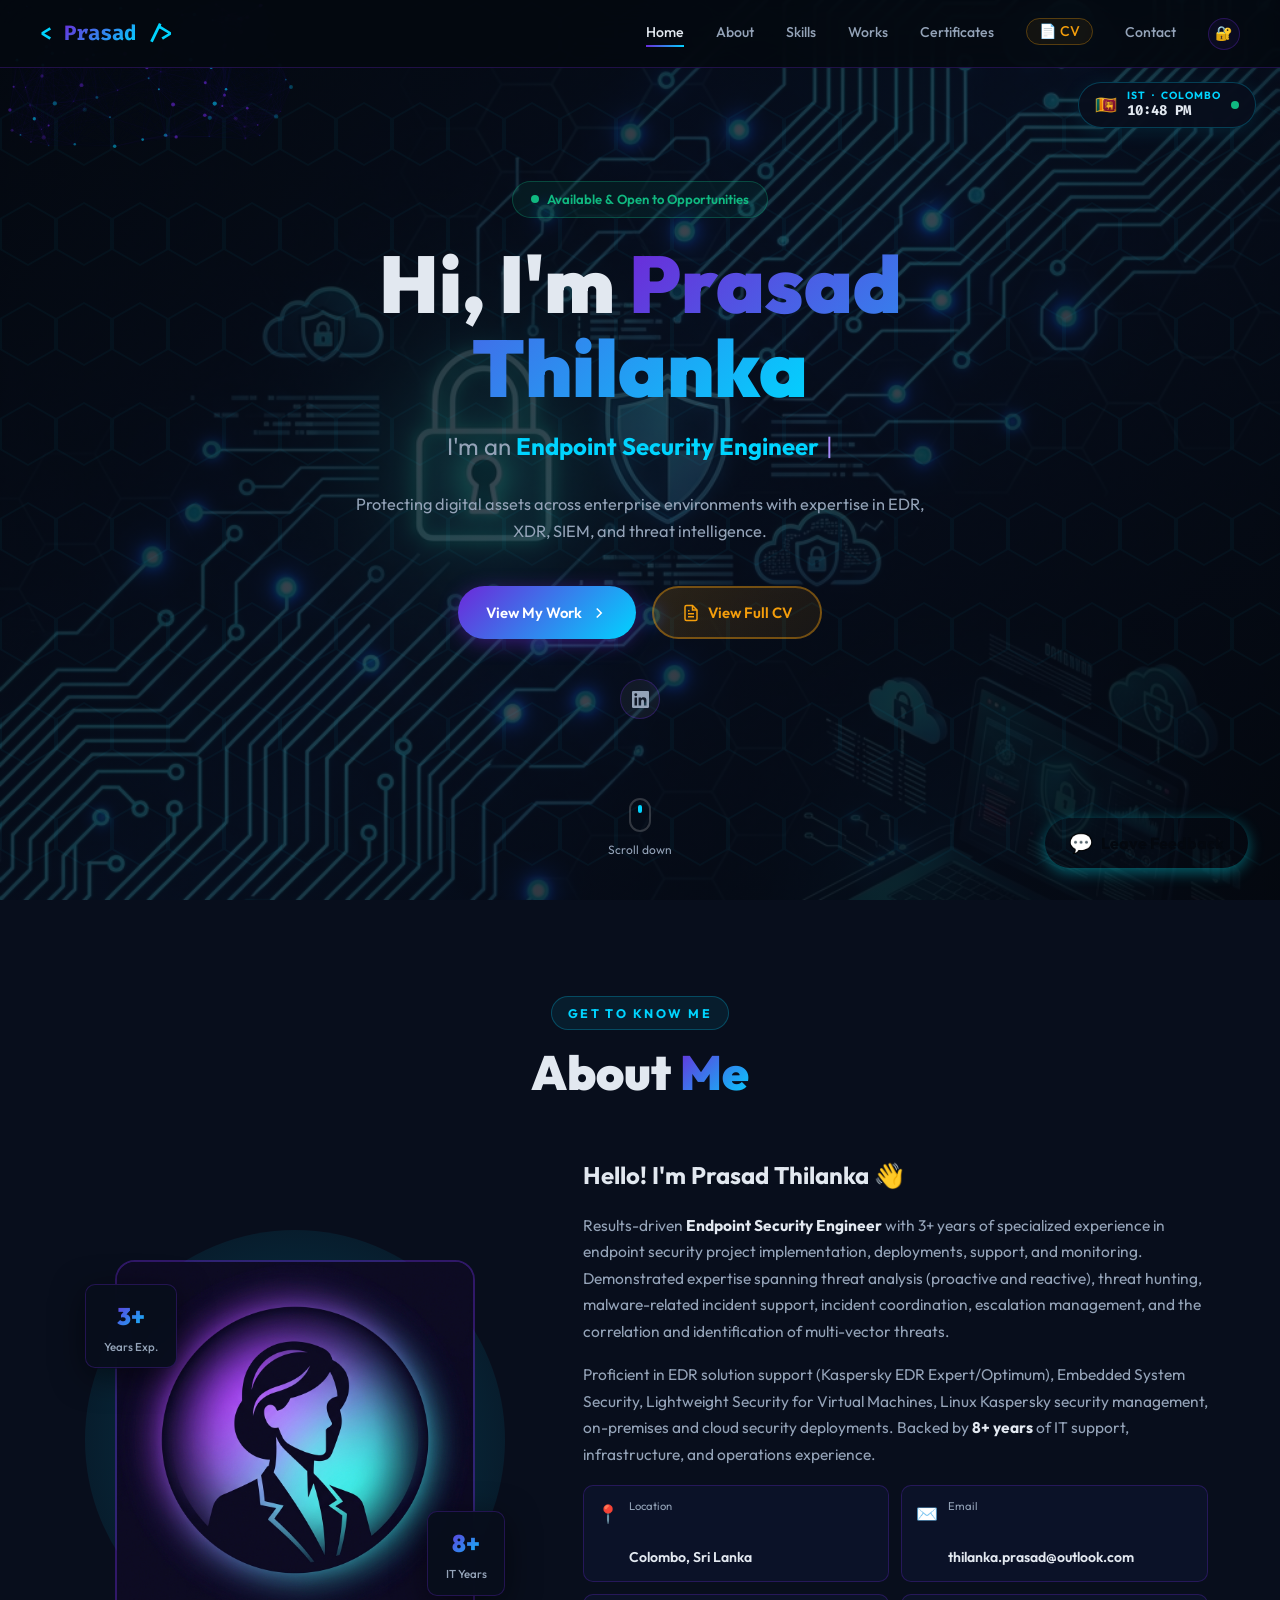
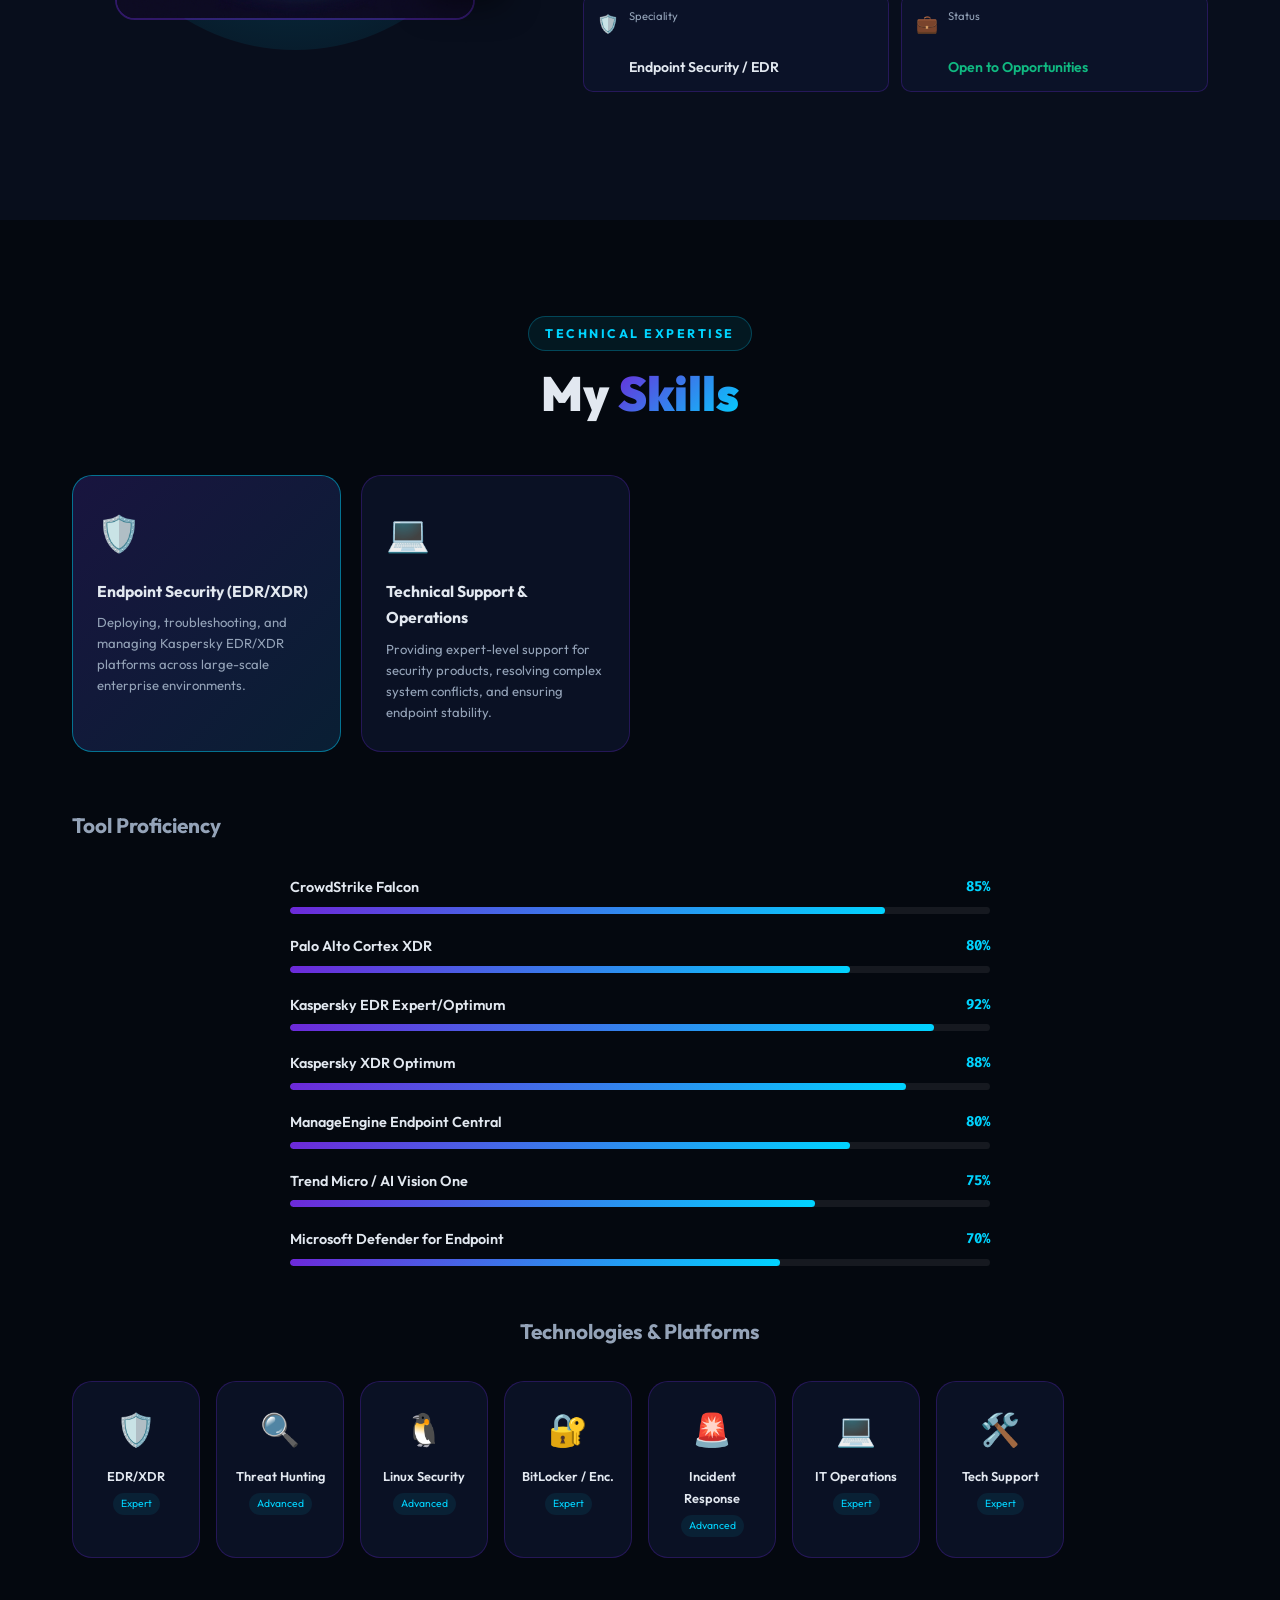
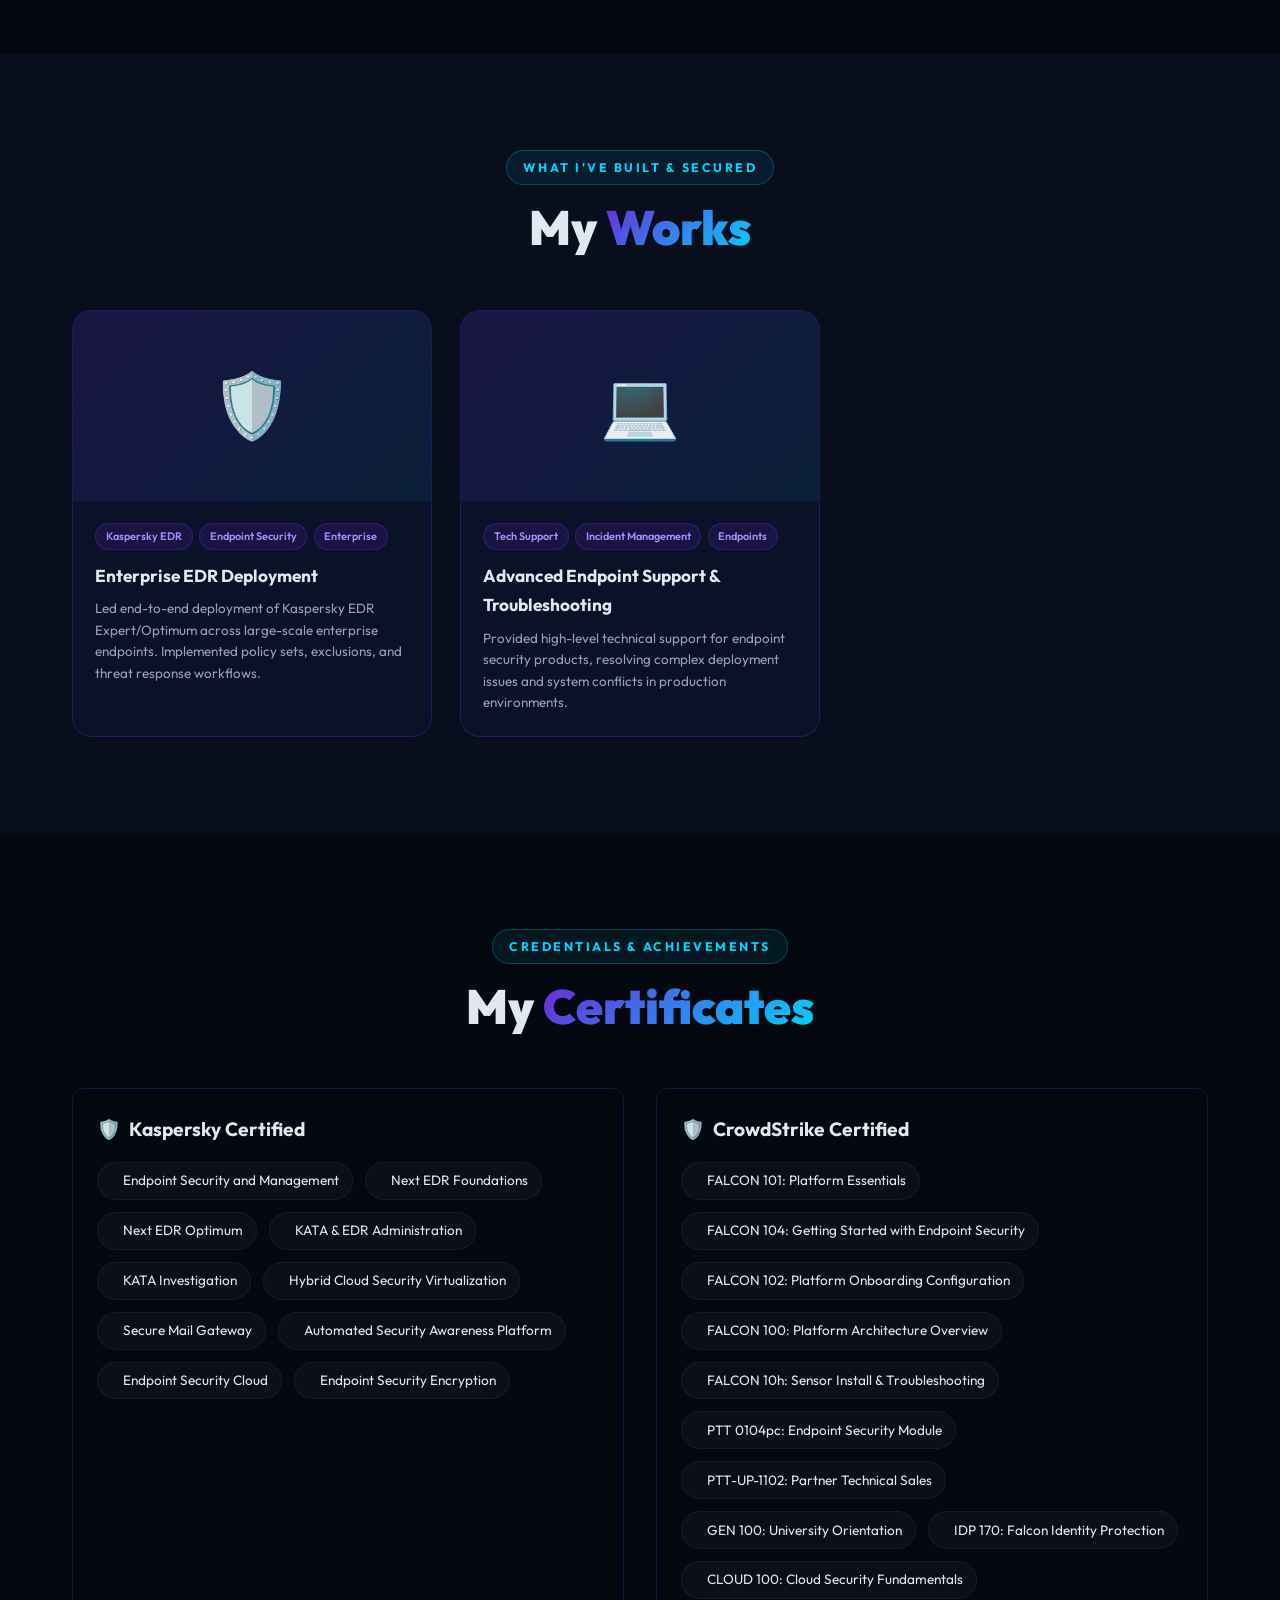
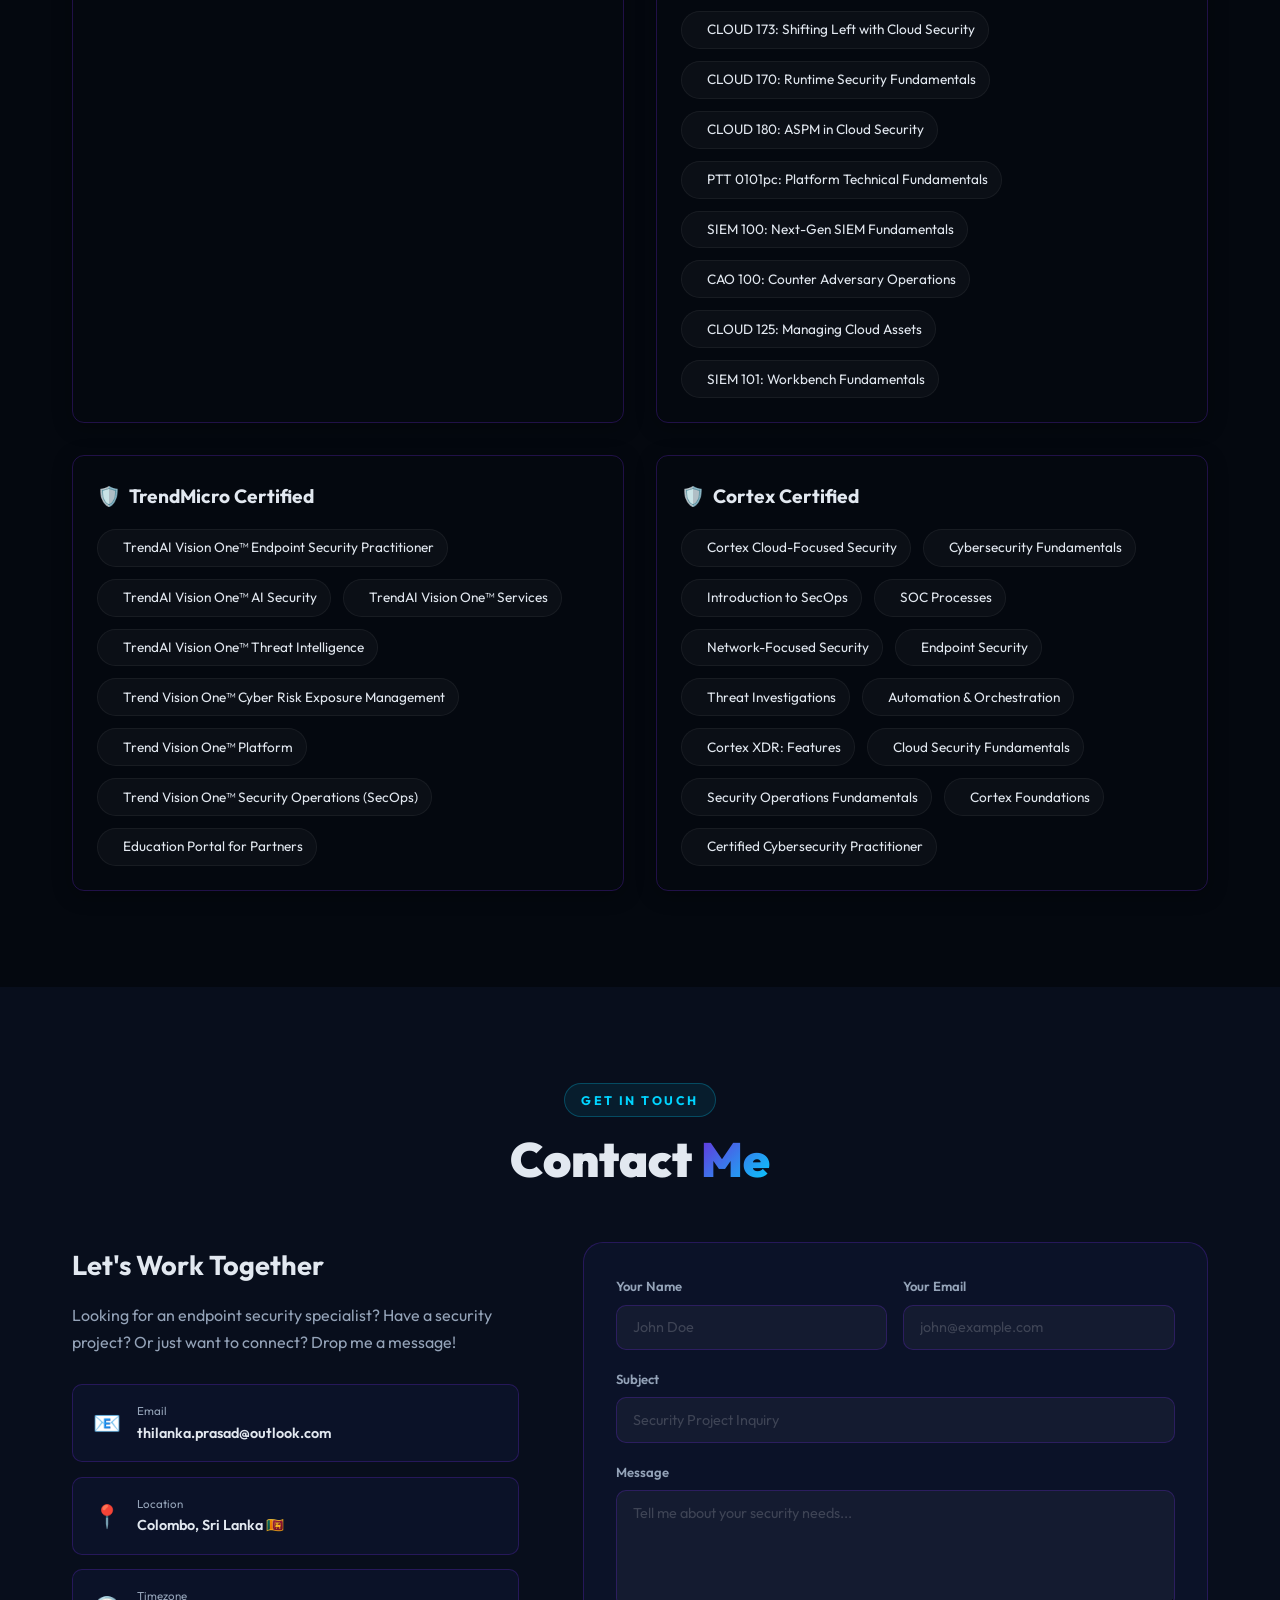
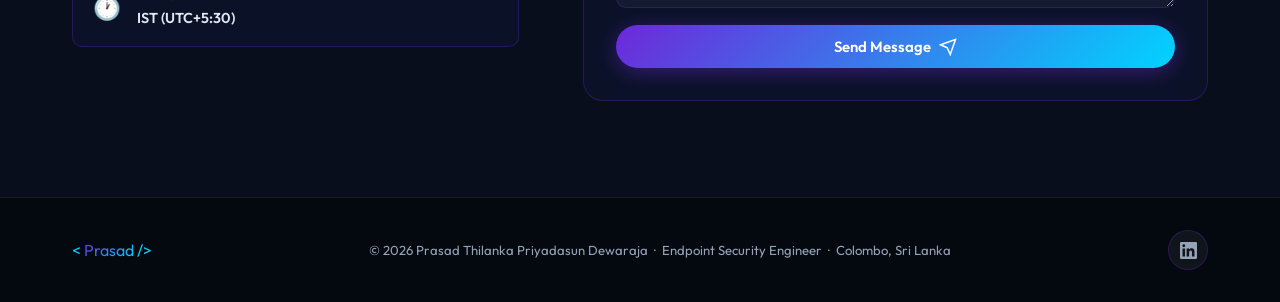
<file: index.html>
<!DOCTYPE html>
<html lang="en">
<head>
  <meta charset="UTF-8" />
  <meta name="viewport" content="width=device-width, initial-scale=1.0" />
  <meta name="description" content="Prasad Thilanka Priyadasun Dewaraja — Endpoint Security Engineer portfolio showcasing cybersecurity skills, projects, and certifications." />
  <title>Prasad Thilanka | Endpoint Security Engineer</title>
  <link rel="preconnect" href="https://fonts.googleapis.com" />
  <link rel="preconnect" href="https://fonts.gstatic.com" crossorigin />
  <link href="https://fonts.googleapis.com/css2?family=Outfit:wght@300;400;500;600;700;800;900&family=Fira+Code:wght@400;500;600&display=swap" rel="stylesheet" />
  <link rel="stylesheet" href="style.css" />
</head>
<body>

  <!-- ── ADMIN EDIT BUTTON ── -->
  <button id="admin-toggle-btn" class="admin-toggle-btn" title="Edit Portfolio">
    <svg width="18" height="18" viewBox="0 0 24 24" fill="none" stroke="currentColor" stroke-width="2"><path d="M11 4H4a2 2 0 0 0-2 2v14a2 2 0 0 0 2 2h14a2 2 0 0 0 2-2v-7"/><path d="m18.5 2.5 2.1 2.1a2 2 0 0 1 0 2.8l-9 9L8 18l1.6-3.6 9-9a2 2 0 0 1 2.8 0z"/></svg>
    <span>Edit</span>
  </button>

  <!-- ── ADMIN PANEL SIDEBAR ── -->
  <div class="admin-panel" id="admin-panel">
    <div class="admin-panel-header">
      <h3>⚙️ Customize Portfolio</h3>
      <button id="admin-close" class="admin-close-btn">✕</button>
    </div>
    <div class="admin-panel-body">

      <div class="admin-section">
        <h4>🖼️ Profile Photo</h4>
        <div class="upload-zone" id="photo-upload-zone">
          <input type="file" id="photo-input" accept="image/*" hidden />
          <div class="upload-content" id="photo-upload-content">
            <div class="upload-icon">📷</div>
            <p>Click or drag & drop photo</p>
            <small>PNG, JPG, WEBP — max 5MB</small>
          </div>
          <img src="" id="photo-preview" class="upload-preview" style="display:none" alt="Profile preview" />
        </div>
        <button class="admin-btn" id="photo-upload-btn">Choose Photo</button>
      </div>

      <div class="admin-section">
        <h4>📄 Resume / CV</h4>
        <div class="upload-zone" id="resume-upload-zone">
          <input type="file" id="resume-input" accept=".pdf,.doc,.docx" hidden />
          <div id="resume-upload-content" class="upload-content">
            <div class="upload-icon">📋</div>
            <p>Click to upload Resume</p>
            <small>PDF, DOC, DOCX</small>
          </div>
        </div>
        <button class="admin-btn" id="resume-upload-btn">Upload Resume</button>
      </div>

      <div class="admin-section">
        <h4>🏆 Upload Certificate</h4>
        <input class="admin-input" type="text" id="cert-name-input" placeholder="Certificate name" />
        <input class="admin-input" type="text" id="cert-issuer-input" placeholder="Issuer (e.g. Coursera)" />
        <input class="admin-input" type="text" id="cert-date-input" placeholder="Date (e.g. Jan 2025)" />
        <div class="upload-zone small" id="cert-upload-zone">
          <input type="file" id="cert-input" accept="image/*,.pdf" hidden />
          <div class="upload-content" id="cert-upload-content">
            <div class="upload-icon">🏅</div>
            <p>Upload Certificate Image/PDF</p>
          </div>
        </div>
        <button class="admin-btn" id="cert-add-btn">Add Certificate</button>
      </div>

      <div class="admin-section">
        <h4>💼 Add Project</h4>
        <input class="admin-input" type="text" id="proj-title-input" placeholder="Project title" />
        <input class="admin-input" type="text" id="proj-tags-input" placeholder="Tags (e.g. EDR, SOC, Cloud)" />
        <textarea class="admin-input" id="proj-desc-input" rows="3" placeholder="Project description..."></textarea>
        <input class="admin-input" type="text" id="proj-link-input" placeholder="Live URL (optional)" />
        <div class="upload-zone small" id="proj-img-zone">
          <input type="file" id="proj-img-input" accept="image/*" hidden />
          <div class="upload-content" id="proj-img-content">
            <div class="upload-icon">🖼️</div>
            <p>Upload screenshot</p>
          </div>
        </div>
        <button class="admin-btn" id="proj-add-btn">Add Project</button>
      </div>

      <div class="admin-section">
        <h4>🔗 Social Media Links</h4>
        <label class="admin-label">LinkedIn</label>
        <input class="admin-input" type="url" id="social-linkedin-url" placeholder="https://linkedin.com/in/..." value="https://www.linkedin.com/in/prasad-thilanaka-14213518b" />
        <label class="admin-label">GitHub</label>
        <input class="admin-input" type="url" id="social-github-url" placeholder="https://github.com/..." />
        <label class="admin-label">Twitter / X</label>
        <input class="admin-input" type="url" id="social-twitter-url" placeholder="https://x.com/..." />
        <label class="admin-label">TryHackMe</label>
        <input class="admin-input" type="url" id="social-tryhackme-url" placeholder="https://tryhackme.com/p/..." />
        <label class="admin-label">Hack The Box</label>
        <input class="admin-input" type="url" id="social-htb-url" placeholder="https://app.hackthebox.com/..." />
        <button class="admin-btn" id="social-save-btn">Save Links</button>
      </div>

      <div class="admin-section">
        <h4>✏️ Edit Contact Info</h4>
        <input class="admin-input" type="email" id="edit-email" placeholder="Your email" value="thilanka.prasad@outlook.com" />
        <input class="admin-input" type="text" id="edit-phone" placeholder="Phone number" />
        <button class="admin-btn" id="contact-save-btn">Save Contact</button>
      </div>

      <div class="admin-section">
        <button class="admin-btn danger" id="reset-btn">🔄 Reset All Changes</button>
        <p class="admin-hint">All changes are saved locally in your browser.</p>
      </div>

    </div>
  </div>
  <div class="admin-overlay" id="admin-overlay"></div>

  <!-- ── NAVBAR ── -->
  <nav id="navbar">
    <div class="nav-logo">
      <span class="logo-bracket">&lt;</span>
      <span class="logo-name">Prasad</span>
      <span class="logo-bracket">/&gt;</span>
    </div>
    <ul class="nav-links" id="nav-links">
      <li><a href="#hero"         class="nav-link active">Home</a></li>
      <li><a href="#about"        class="nav-link">About</a></li>
      <li><a href="#skills"       class="nav-link">Skills</a></li>
      <li><a href="#projects"     class="nav-link">Works</a></li>
      <li><a href="#certificates" class="nav-link">Certificates</a></li>
      <li><a href="cv.html"       class="nav-link nav-link-cv">📄 CV</a></li>
      <li><a href="#contact"      class="nav-link">Contact</a></li>
      <li><a href="dashboard.html" class="nav-link nav-link-admin" title="Admin Dashboard">🔐</a></li>
    </ul>
    <button class="hamburger" id="hamburger" aria-label="Toggle menu">
      <span></span><span></span><span></span>
    </button>
  </nav>

  <!-- ── IST CLOCK WIDGET ── -->
  <div class="ist-clock-widget" id="ist-clock">
    <div class="clock-flag">🇱🇰</div>
    <div class="clock-info">
      <span class="clock-label">IST &nbsp;·&nbsp; Colombo</span>
      <span class="clock-time" id="clock-time">--:-- --</span>
    </div>
    <div class="clock-pulse"></div>
  </div>

  <!-- ── HERO ── -->
  <section id="hero" class="hero">
    <div class="hero-bg-overlay"></div>
    <canvas id="particle-canvas"></canvas>
    <!-- Hex grid decoration -->
    <div class="hex-grid" aria-hidden="true"></div>

    <div class="hero-content">
      <div class="hero-badge">
        <span class="badge-dot"></span>
        Available &amp; Open to Opportunities
      </div>
      <h1 class="hero-title">
        Hi, I'm <span class="gradient-text" id="hero-name">Prasad Thilanka</span>
      </h1>
      <div class="hero-subtitle">
        <span class="subtitle-static">I'm an </span>
        <span class="subtitle-rotating" id="rotating-text">Endpoint Security Engineer</span>
        <span class="subtitle-cursor">|</span>
      </div>
      <p class="hero-desc" id="hero-desc">
        Protecting digital assets across enterprise environments with 
        expertise in EDR, XDR, SIEM, and threat intelligence.
      </p>
      <div class="hero-cta">
        <a href="#projects" class="btn btn-primary">
          <span>View My Work</span>
          <svg width="18" height="18" viewBox="0 0 24 24" fill="none" stroke="currentColor" stroke-width="2"><path d="m9 18 6-6-6-6"/></svg>
        </a>
        <a href="cv.html" class="btn btn-cv" id="cta-cv">
          <svg width="18" height="18" viewBox="0 0 24 24" fill="none" stroke="currentColor" stroke-width="2"><path d="M14 2H6a2 2 0 0 0-2 2v16a2 2 0 0 0 2 2h12a2 2 0 0 0 2-2V8z"/><polyline points="14 2 14 8 20 8"/><line x1="16" y1="13" x2="8" y2="13"/><line x1="16" y1="17" x2="8" y2="17"/><polyline points="10 9 9 9 8 9"/></svg>
          <span>View Full CV</span>
        </a>
      </div>
      <div class="hero-socials" id="hero-socials">
        <a href="#" id="hs-linkedin" class="social-link" aria-label="LinkedIn" target="_blank" rel="noopener">
          <svg viewBox="0 0 24 24" fill="currentColor"><path d="M20.447 20.452h-3.554v-5.569c0-1.328-.027-3.037-1.852-3.037-1.853 0-2.136 1.445-2.136 2.939v5.667H9.351V9h3.414v1.561h.046c.477-.9 1.637-1.85 3.37-1.85 3.601 0 4.267 2.37 4.267 5.455v6.286zM5.337 7.433a2.062 2.062 0 0 1-2.063-2.065 2.064 2.064 0 1 1 2.063 2.065zm1.782 13.019H3.555V9h3.564v11.452zM22.225 0H1.771C.792 0 0 .774 0 1.729v20.542C0 23.227.792 24 1.771 24h20.451C23.2 24 24 23.227 24 22.271V1.729C24 .774 23.2 0 22.222 0h.003z"/></svg>
        </a>
        <a href="#" id="hs-twitter" class="social-link" aria-label="Twitter/X" target="_blank" rel="noopener" style="display:none">
          <svg viewBox="0 0 24 24" fill="currentColor"><path d="M18.244 2.25h3.308l-7.227 8.26 8.502 11.24H16.17l-4.714-6.231-5.401 6.231H2.744l7.73-8.835L1.254 2.25H8.08l4.253 5.622zm-1.161 17.52h1.833L7.084 4.126H5.117z"/></svg>
        </a>
        <a href="#" id="hs-thm" class="social-link" aria-label="TryHackMe" target="_blank" rel="noopener" style="display:none">
          <svg viewBox="0 0 24 24" fill="currentColor"><path d="M10.705 0C7.54 0 4.902 2.285 4.374 5.31A4.236 4.236 0 0 0 3 5.175a4.25 4.25 0 0 0-3 8.175V13.5a7.5 7.5 0 0 0 7.5 7.5h6a7.5 7.5 0 0 0 7.5-7.5 7.47 7.47 0 0 0-.72-3.21A5.252 5.252 0 0 0 15.75 2.25a5.227 5.227 0 0 0-2.572.676A5.285 5.285 0 0 0 10.705 0z"/></svg>
        </a>
        <a href="#" id="hs-htb" class="social-link" aria-label="HackTheBox" target="_blank" rel="noopener" style="display:none">
          <svg viewBox="0 0 24 24" fill="currentColor"><path d="m11.996 0 .117.006 9.4 5.424a.48.48 0 0 1 .239.416l.001 10.866a.48.48 0 0 1-.24.416l-9.4 5.426a.48.48 0 0 1-.477 0l-9.401-5.426A.48.48 0 0 1 2 16.712V5.846a.48.48 0 0 1 .24-.416L11.64.006A.48.48 0 0 1 11.996 0zm-.237 4.725-5.49 3.169v6.337l5.49 3.169 5.489-3.169V7.894l-5.49-3.169zm-.002 1.817 3.674 2.12v4.24l-3.674 2.12-3.673-2.12v-4.24l3.673-2.12z"/></svg>
        </a>
      </div>
    </div>

    <div class="hero-scroll-indicator">
      <div class="scroll-mouse"><div class="scroll-wheel"></div></div>
      <span>Scroll down</span>
    </div>
  </section>

  <!-- ── ABOUT ── -->
  <section id="about" class="section about">
    <div class="container">
      <div class="section-header" data-aos="fade-up">
        <span class="section-tag">Get to know me</span>
        <h2 class="section-title">About <span class="gradient-text">Me</span></h2>
      </div>
      <div class="about-grid">
        <div class="about-image-col" data-aos="fade-right">
          <div class="about-image-wrapper">
            <img src="avatar.png" id="profile-img" alt="Prasad Thilanka" class="about-avatar" />
            <div class="about-image-glow"></div>
            <div class="about-stats-badge experience-badge">
              <span class="stat-number">3+</span>
              <span class="stat-label">Years Exp.</span>
            </div>
            <div class="about-stats-badge projects-badge">
              <span class="stat-number">8+</span>
              <span class="stat-label">IT Years</span>
            </div>
          </div>
        </div>
        <div class="about-text-col" data-aos="fade-left">
          <h3 class="about-greeting">Hello! I'm Prasad Thilanka 👋</h3>
          <p class="about-bio" id="about-bio">
            Results-driven <strong>Endpoint Security Engineer</strong> with 3+ years of specialized experience in endpoint security project implementation, deployments, support, and monitoring. Demonstrated expertise spanning threat analysis (proactive and reactive), threat hunting, malware-related incident support, incident coordination, escalation management, and the correlation and identification of multi-vector threats.
          </p>
          <p class="about-bio">
            Proficient in EDR solution support (Kaspersky EDR Expert/Optimum), Embedded System Security, Lightweight Security for Virtual Machines, Linux Kaspersky security management, on-premises and cloud security deployments. Backed by <strong>8+ years</strong> of IT support, infrastructure, and operations experience.
          </p>
          <div class="about-details">
            <div class="detail-item">
              <span class="detail-icon">📍</span>
              <div><span class="detail-label">Location</span><br/><span class="detail-value">Colombo, Sri Lanka</span></div>
            </div>
            <div class="detail-item">
              <span class="detail-icon">✉️</span>
              <div><span class="detail-label">Email</span><br/><span class="detail-value" id="contact-email-display">thilanka.prasad@outlook.com</span></div>
            </div>
            <div class="detail-item">
              <span class="detail-icon">🛡️</span>
              <div><span class="detail-label">Speciality</span><br/><span class="detail-value">Endpoint Security / EDR</span></div>
            </div>
            <div class="detail-item">
              <span class="detail-icon">💼</span>
              <div><span class="detail-label">Status</span><br/><span class="detail-value available">Open to Opportunities</span></div>
            </div>
          </div>
        </div>
      </div>
    </div>
  </section>

  <!-- ── SKILLS ── -->
  <section id="skills" class="section skills">
    <div class="container">
      <div class="section-header" data-aos="fade-up">
        <span class="section-tag">Technical Expertise</span>
        <h2 class="section-title">My <span class="gradient-text">Skills</span></h2>
      </div>

      <!-- Cyber Domain Cards -->
      <div class="cyber-domains" data-aos="fade-up">
        <div class="domain-card active-domain">
          <div class="domain-icon">🛡️</div>
          <h4>Endpoint Security (EDR/XDR)</h4>
          <p>Deploying, troubleshooting, and managing Kaspersky EDR/XDR platforms across large-scale enterprise environments.</p>
        </div>
        <div class="domain-card">
          <div class="domain-icon">💻</div>
          <h4>Technical Support &amp; Operations</h4>
          <p>Providing expert-level support for security products, resolving complex system conflicts, and ensuring endpoint stability.</p>
        </div>
      </div>

      <!-- Tool Proficiency Bars -->
      <div class="skills-bars-section" data-aos="fade-up">
        <h3 class="subsection-title">Tool Proficiency</h3>
        <div class="skills-bars" id="skills-bars"></div>
      </div>

      <!-- Tech Badge Grid -->
      <div class="section-header" style="margin-top:3rem;margin-bottom:1.5rem" data-aos="fade-up">
        <h3 class="subsection-title">Technologies &amp; Platforms</h3>
      </div>
      <div class="skills-grid" id="skills-grid" data-aos="fade-up"></div>
    </div>
  </section>

  <!-- ── PROJECTS / WORKS ── -->
  <section id="projects" class="section projects">
    <div class="container">
      <div class="section-header" data-aos="fade-up">
        <span class="section-tag">What I've built &amp; secured</span>
        <h2 class="section-title">My <span class="gradient-text">Works</span></h2>
      </div>
      <div class="projects-grid" id="projects-grid" data-aos="fade-up"></div>
    </div>
  </section>

  <!-- ── CERTIFICATES ── -->
  <section id="certificates" class="section certificates">
    <div class="container">
      <div class="section-header" data-aos="fade-up">
        <span class="section-tag">Credentials &amp; Achievements</span>
        <h2 class="section-title">My <span class="gradient-text">Certificates</span></h2>
      </div>
      <div class="certs-grid" id="certs-grid" data-aos="fade-up"></div>

      <!-- Add Cert CTA when empty -->
      <div class="certs-empty-cta" id="certs-empty" style="display:none">
        <div class="empty-icon">🏆</div>
        <h3>No certificates added yet</h3>
        <p>Click the <strong>Edit</strong> button to upload your certificates!</p>
        <button class="btn btn-primary" onclick="document.getElementById('admin-toggle-btn').click()">Add Certificates</button>
      </div>
    </div>
  </section>

  <!-- ── CONTACT ── -->
  <section id="contact" class="section contact">
    <div class="container">
      <div class="section-header" data-aos="fade-up">
        <span class="section-tag">Get in touch</span>
        <h2 class="section-title">Contact <span class="gradient-text">Me</span></h2>
      </div>
      <div class="contact-grid">
        <div class="contact-info" data-aos="fade-right">
          <h3 class="contact-heading">Let's Work Together</h3>
          <p class="contact-subtext">
            Looking for an endpoint security specialist? Have a security project? 
            Or just want to connect? Drop me a message!
          </p>
          <div class="contact-cards">
            <div class="contact-card">
              <div class="contact-card-icon">📧</div>
              <div>
                <div class="contact-card-label">Email</div>
                <div class="contact-card-value" id="contact-email-card">thilanka.prasad@outlook.com</div>
              </div>
            </div>
            <div class="contact-card" id="phone-card" style="display:none">
              <div class="contact-card-icon">📞</div>
              <div>
                <div class="contact-card-label">Phone</div>
                <div class="contact-card-value" id="contact-phone-card"></div>
              </div>
            </div>
            <div class="contact-card">
              <div class="contact-card-icon">📍</div>
              <div>
                <div class="contact-card-label">Location</div>
                <div class="contact-card-value">Colombo, Sri Lanka 🇱🇰</div>
              </div>
            </div>
            <div class="contact-card">
              <div class="contact-card-icon">🕐</div>
              <div>
                <div class="contact-card-label">Timezone</div>
                <div class="contact-card-value">IST (UTC+5:30)</div>
              </div>
            </div>
          </div>
        </div>
        <form class="contact-form" id="contact-form" data-aos="fade-left" novalidate>
          <div class="form-row">
            <div class="form-group">
              <label for="contact-name">Your Name</label>
              <input type="text" id="contact-name" name="name" placeholder="John Doe" required />
            </div>
            <div class="form-group">
              <label for="contact-email">Your Email</label>
              <input type="email" id="contact-email" name="email" placeholder="john@example.com" required />
            </div>
          </div>
          <div class="form-group">
            <label for="contact-subject">Subject</label>
            <input type="text" id="contact-subject" name="subject" placeholder="Security Project Inquiry" />
          </div>
          <div class="form-group">
            <label for="contact-message">Message</label>
            <textarea id="contact-message" name="message" rows="5" placeholder="Tell me about your security needs..." required></textarea>
          </div>
          <button type="submit" id="contact-submit" class="btn btn-primary btn-full">
            <span>Send Message</span>
            <svg width="18" height="18" viewBox="0 0 24 24" fill="none" stroke="currentColor" stroke-width="2"><path d="m22 2-7 20-4-9-9-4 20-7z"/></svg>
          </button>
          <div class="form-success" id="form-success" style="display:none">
            ✅ Message sent! I'll respond within my working hours (IST).
          </div>
        </form>
      </div>
    </div>
  </section>

  <!-- ── FOOTER ── -->
  <footer class="footer">
    <div class="footer-content">
      <div class="footer-logo">
        <span class="logo-bracket">&lt;</span>
        <span class="logo-name">Prasad</span>
        <span class="logo-bracket">/&gt;</span>
      </div>
      <p class="footer-copy">© 2026 Prasad Thilanka Priyadasun Dewaraja &nbsp;·&nbsp; Endpoint Security Engineer &nbsp;·&nbsp; Colombo, Sri Lanka</p>
      <div class="footer-socials" id="footer-socials">
        <a href="#" id="fs-linkedin" aria-label="LinkedIn" class="social-link">
          <svg viewBox="0 0 24 24" fill="currentColor"><path d="M20.447 20.452h-3.554v-5.569c0-1.328-.027-3.037-1.852-3.037-1.853 0-2.136 1.445-2.136 2.939v5.667H9.351V9h3.414v1.561h.046c.477-.9 1.637-1.85 3.37-1.85 3.601 0 4.267 2.37 4.267 5.455v6.286zM5.337 7.433a2.062 2.062 0 0 1-2.063-2.065 2.064 2.064 0 1 1 2.063 2.065zm1.782 13.019H3.555V9h3.564v11.452zM22.225 0H1.771C.792 0 0 .774 0 1.729v20.542C0 23.227.792 24 1.771 24h20.451C23.2 24 24 23.227 24 22.271V1.729C24 .774 23.2 0 22.222 0h.003z"/></svg>
        </a>
      </div>
    </div>
  </footer>

  <!-- ── BACK TO TOP ── -->
  <button id="back-to-top" class="back-to-top" aria-label="Back to top">
    <svg width="20" height="20" viewBox="0 0 24 24" fill="none" stroke="currentColor" stroke-width="2.5"><polyline points="18 15 12 9 6 15"/></svg>
  </button>

  <!-- ── CERTIFICATE DETAIL MODAL (Stunning 2-Column) ── -->
  <div class="cert-modal-overlay" id="cert-modal" role="dialog" aria-modal="true" aria-label="Certificate Details">
    <div class="cert-modal-box">
      <button class="cert-modal-close" id="cert-modal-close" aria-label="Close">&times;</button>
      <div id="cert-modal-content"></div>
    </div>
  </div>
  <!-- ── SECURE FEEDBACK MODAL ── -->
  <button class="feedback-float-btn" id="feedback-open-btn" aria-label="Leave Feedback">
    <span class="feedback-icon">💬</span>
    <span class="feedback-text">Leave Feedback</span>
  </button>

  <div class="feedback-modal-overlay" id="feedback-modal">
    <div class="feedback-modal-content">
      <button class="feedback-close-btn" id="feedback-close-btn">&times;</button>
      <div class="feedback-header">
        <div class="feedback-glitch-icon">🛡️</div>
        <h3>Secure Transmission</h3>
        <p>Send private feedback, job requirements, or skill suggestions. (Visible only to me)</p>
      </div>
      <!-- FormSubmit.co sends this directly to your email for free -->
      <form action="https://formsubmit.co/thilanka.prasad@outlook.com" method="POST" class="feedback-form">
        <!-- FormSubmit config -->
        <input type="hidden" name="_subject" value="New Portfolio Feedback / Suggestion!">
        <input type="hidden" name="_captcha" value="false">
        <input type="hidden" name="_next" value="https://dasun-art.github.io/portfolio/">
        <input type="hidden" name="_template" value="table">
        
        <div class="feedback-input-group">
          <input type="text" name="name" id="fb-name" required placeholder=" ">
          <label for="fb-name">Your Name / Company</label>
        </div>
        <div class="feedback-input-group">
          <input type="email" name="email" id="fb-email" required placeholder=" ">
          <label for="fb-email">Email Address</label>
        </div>
        <div class="feedback-input-group">
          <textarea name="message" id="fb-message" rows="4" required placeholder=" "></textarea>
          <label for="fb-message">Feedback, Requirements, or Advice...</label>
        </div>
        <button type="submit" class="feedback-submit-btn">
          <span>Transmit Securely 🚀</span>
        </button>
      </form>
    </div>
  </div>

  <script src="https://unpkg.com/aos@next/dist/aos.js"></script>
  <script src="tracker.js"></script>
  <script src="app.js"></script>
</body>
</html>
</file>
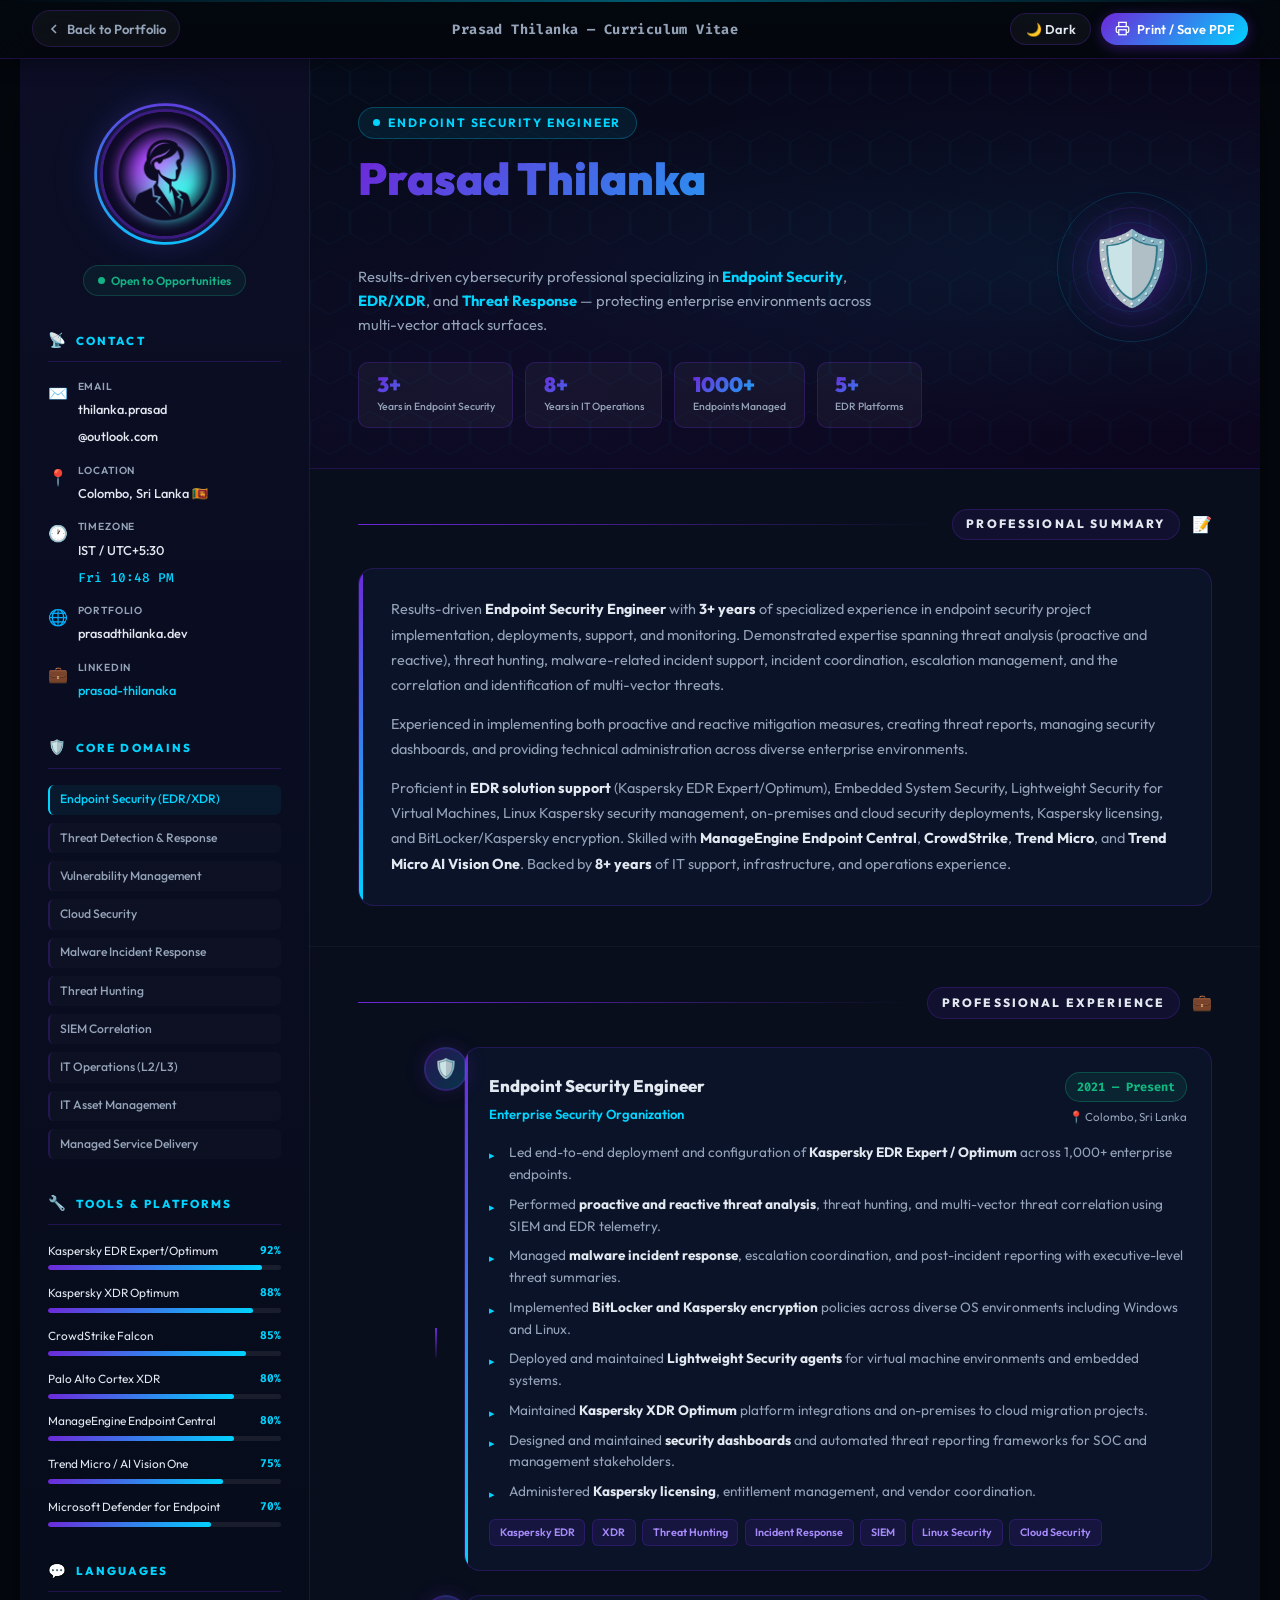
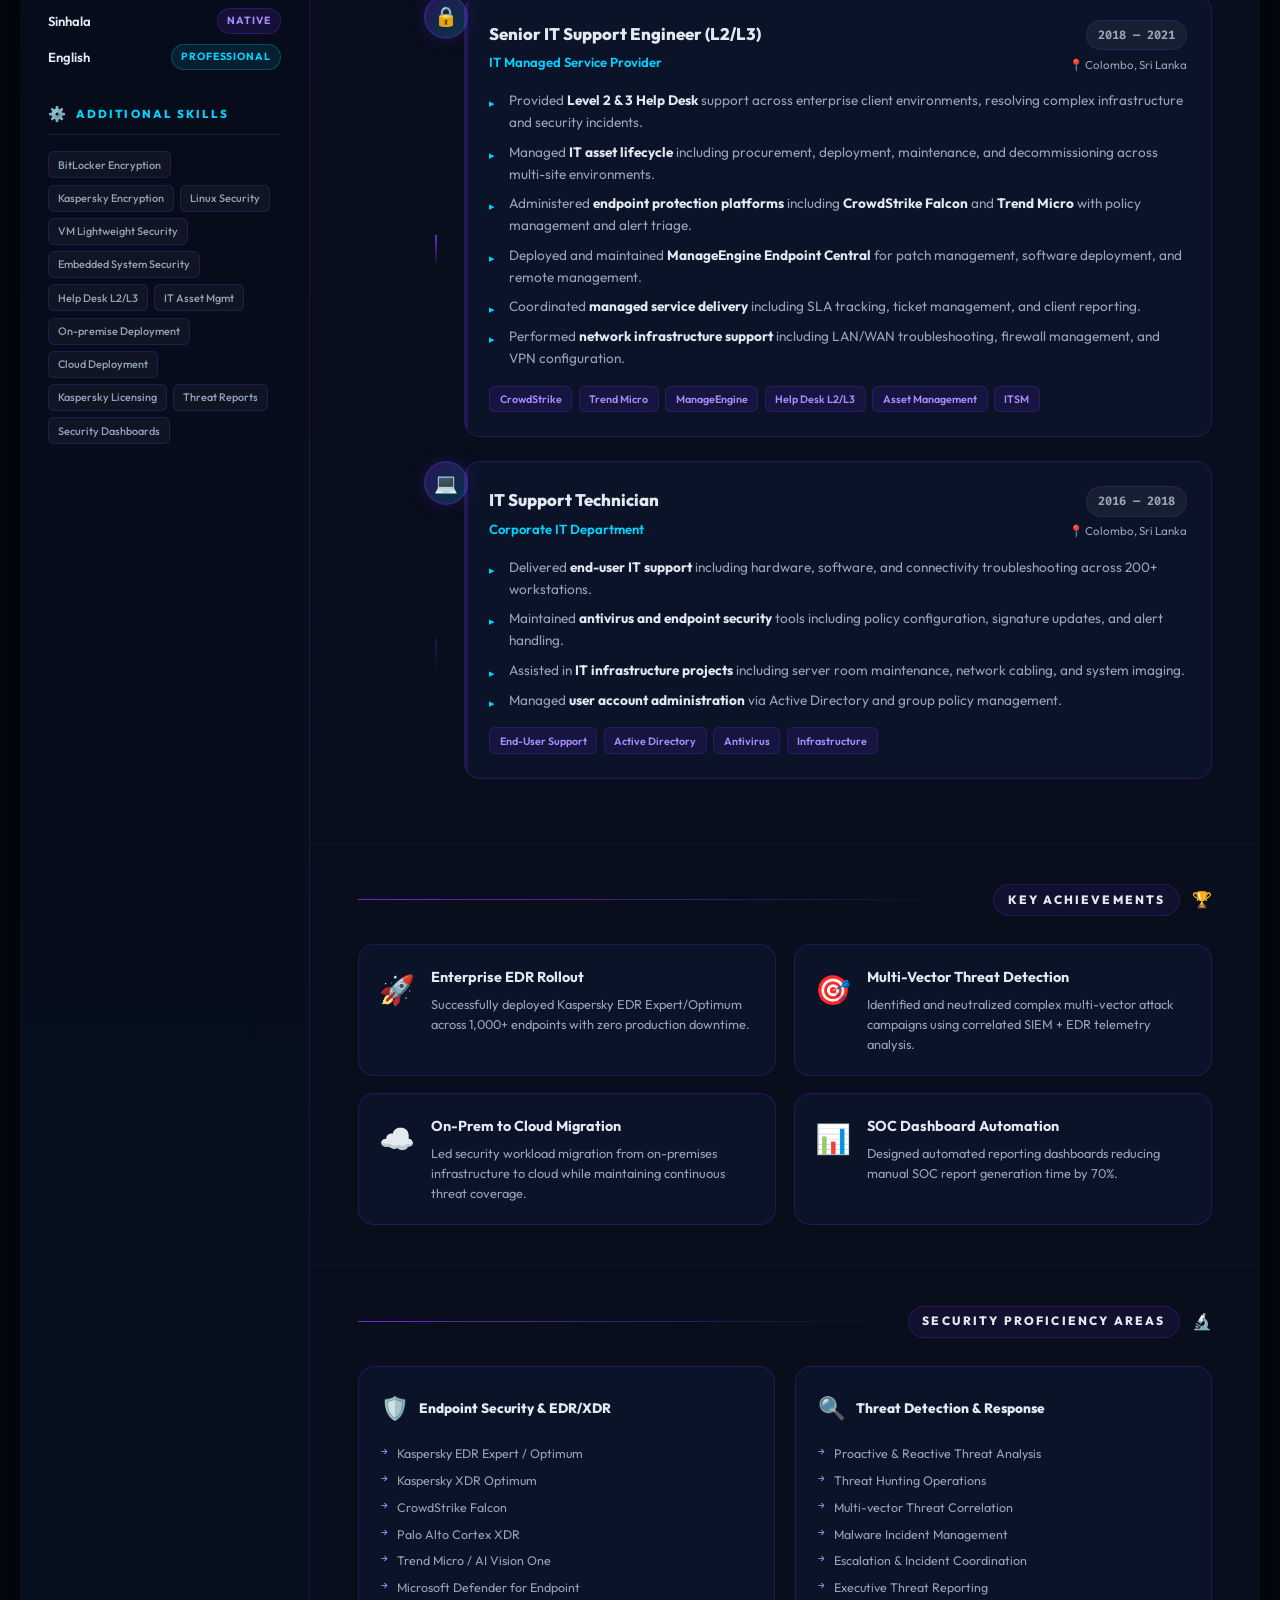
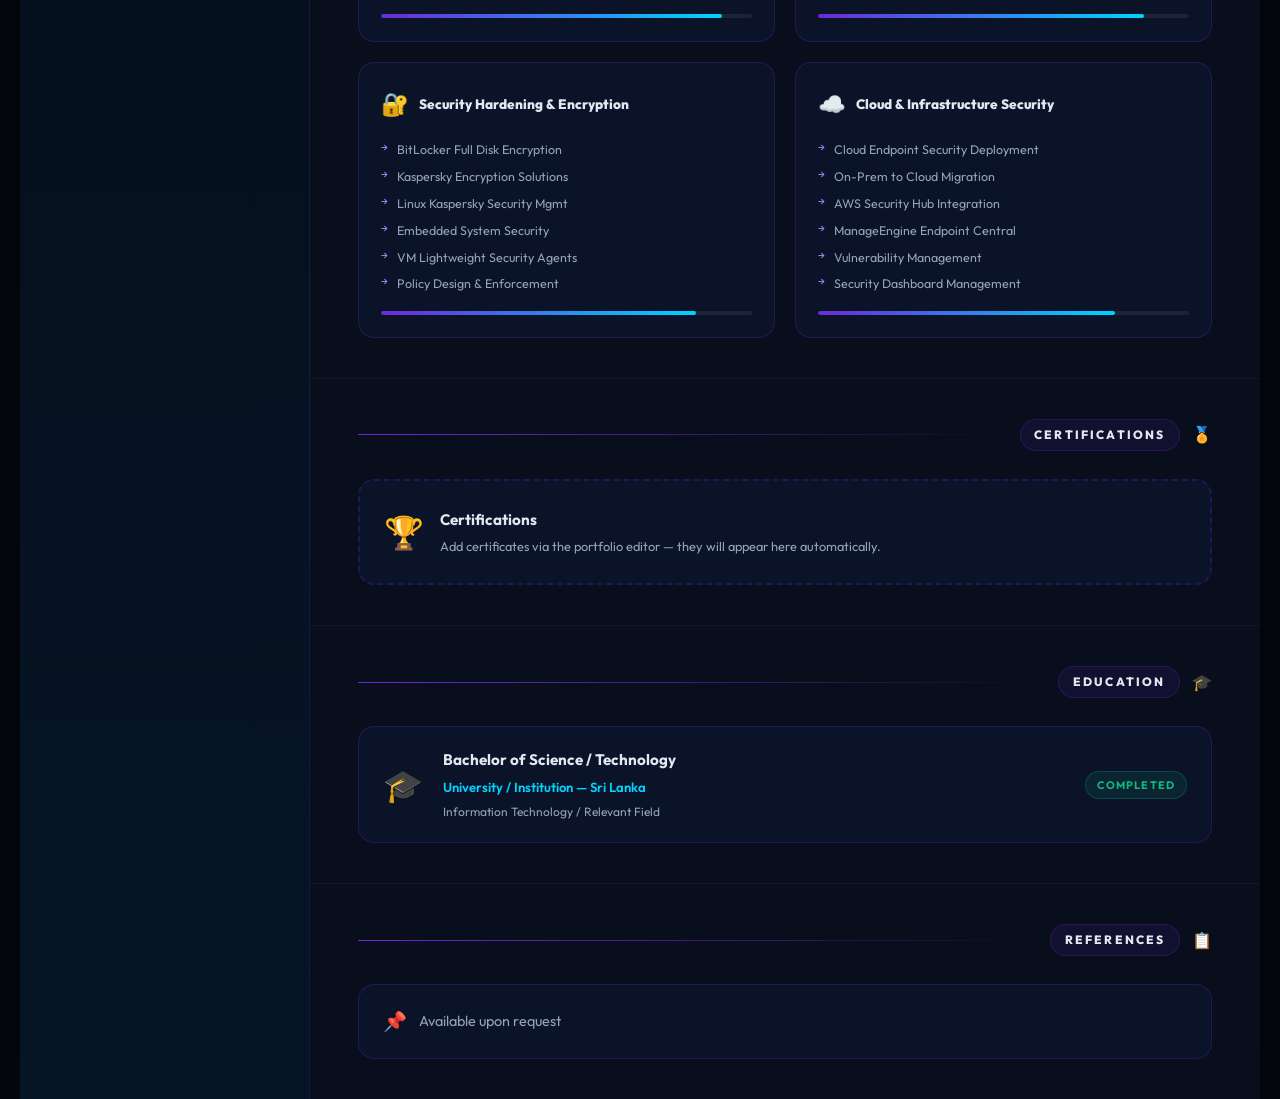
<file: cv.html>
<!DOCTYPE html>
<html lang="en">
<head>
  <meta charset="UTF-8" />
  <meta name="viewport" content="width=device-width, initial-scale=1.0" />
  <meta name="description" content="Prasad Thilanka Priyadasun Dewaraja — Endpoint Security Engineer CV" />
  <title>CV — Prasad Thilanka | Endpoint Security Engineer</title>
  <link rel="preconnect" href="https://fonts.googleapis.com" />
  <link rel="preconnect" href="https://fonts.gstatic.com" crossorigin />
  <link href="https://fonts.googleapis.com/css2?family=Outfit:wght@300;400;500;600;700;800;900&family=Fira+Code:wght@400;500;600&display=swap" rel="stylesheet" />
  <link rel="stylesheet" href="cv.css" />
</head>
<body>

  <!-- ── TOP TOOLBAR ── -->
  <div class="cv-toolbar" id="cv-toolbar">
    <a href="index.html" class="toolbar-back">
      <svg width="16" height="16" viewBox="0 0 24 24" fill="none" stroke="currentColor" stroke-width="2.5"><polyline points="15 18 9 12 15 6"/></svg>
      Back to Portfolio
    </a>
    <div class="toolbar-center">
      <span class="toolbar-label">Prasad Thilanka — Curriculum Vitae</span>
    </div>
    <div class="toolbar-actions">
      <button class="toolbar-btn" id="btn-theme" title="Toggle theme">🌙 Dark</button>
      <button class="toolbar-btn primary" id="btn-print" onclick="window.print()">
        <svg width="15" height="15" viewBox="0 0 24 24" fill="none" stroke="currentColor" stroke-width="2"><polyline points="6 9 6 2 18 2 18 9"/><path d="M6 18H4a2 2 0 0 1-2-2v-5a2 2 0 0 1 2-2h16a2 2 0 0 1 2 2v5a2 2 0 0 1-2 2h-2"/><rect x="6" y="14" width="12" height="8"/></svg>
        Print / Save PDF
      </button>
    </div>
  </div>

  <!-- ── SCAN LINE ANIMATION ── -->
  <div class="scan-line" id="scan-line" aria-hidden="true"></div>

  <!-- ══════════════════════════════════════
       CV DOCUMENT
  ══════════════════════════════════════ -->
  <main class="cv-page" id="cv-page">

    <!-- ── LEFT SIDEBAR ── -->
    <aside class="cv-sidebar">

      <!-- Profile -->
      <div class="sidebar-profile">
        <div class="profile-ring">
          <img src="avatar.png" alt="Prasad Thilanka" class="profile-photo" id="cv-photo" />
          <svg class="ring-svg" viewBox="0 0 160 160" aria-hidden="true">
            <circle cx="80" cy="80" r="74" fill="none" stroke="url(#ring-grad)" stroke-width="3" stroke-dasharray="465" stroke-dashoffset="0" stroke-linecap="round">
              <animateTransform attributeName="transform" type="rotate" from="0 80 80" to="360 80 80" dur="12s" repeatCount="indefinite"/>
            </circle>
            <defs>
              <linearGradient id="ring-grad" x1="0%" y1="0%" x2="100%" y2="100%">
                <stop offset="0%" stop-color="#6d28d9"/>
                <stop offset="100%" stop-color="#00d4ff"/>
              </linearGradient>
            </defs>
          </svg>
        </div>
        <div class="profile-status">
          <span class="status-dot"></span>
          <span>Open to Opportunities</span>
        </div>
      </div>

      <!-- Contact -->
      <div class="sidebar-section">
        <h3 class="sidebar-heading"><span class="heading-icon">📡</span>Contact</h3>
        <ul class="contact-list">
          <li class="contact-item">
            <span class="ci-icon">✉️</span>
            <div>
              <span class="ci-label">Email</span>
              <a href="mailto:thilanka.prasad@outlook.com" class="ci-value">thilanka.prasad<br/>@outlook.com</a>
            </div>
          </li>
          <li class="contact-item">
            <span class="ci-icon">📍</span>
            <div>
              <span class="ci-label">Location</span>
              <span class="ci-value">Colombo, Sri Lanka 🇱🇰</span>
            </div>
          </li>
          <li class="contact-item">
            <span class="ci-icon">🕐</span>
            <div>
              <span class="ci-label">Timezone</span>
              <span class="ci-value">IST / UTC+5:30<br/><span id="sidebar-clock" style="font-family:'Fira Code',monospace;font-size:0.8rem;color:var(--accent)">Loading…</span></span>
            </div>
          </li>
          <li class="contact-item">
            <span class="ci-icon">🌐</span>
            <div>
              <span class="ci-label">Portfolio</span>
              <span class="ci-value">prasadthilanka.dev</span>
            </div>
          </li>
          <li class="contact-item">
            <span class="ci-icon">💼</span>
            <div>
              <span class="ci-label">LinkedIn</span>
              <a href="https://www.linkedin.com/in/prasad-thilanaka-14213518b" target="_blank" rel="noopener" class="ci-value" style="color:var(--accent)">prasad-thilanaka</a>
            </div>
          </li>
        </ul>
      </div>

      <!-- Core Competencies -->
      <div class="sidebar-section">
        <h3 class="sidebar-heading"><span class="heading-icon">🛡️</span>Core Domains</h3>
        <div class="competency-list">
          <div class="competency-tag active">Endpoint Security (EDR/XDR)</div>
          <div class="competency-tag">Threat Detection & Response</div>
          <div class="competency-tag">Vulnerability Management</div>
          <div class="competency-tag">Cloud Security</div>
          <div class="competency-tag">Malware Incident Response</div>
          <div class="competency-tag">Threat Hunting</div>
          <div class="competency-tag">SIEM Correlation</div>
          <div class="competency-tag">IT Operations (L2/L3)</div>
          <div class="competency-tag">IT Asset Management</div>
          <div class="competency-tag">Managed Service Delivery</div>
        </div>
      </div>

      <!-- Technical Tools -->
      <div class="sidebar-section">
        <h3 class="sidebar-heading"><span class="heading-icon">🔧</span>Tools & Platforms</h3>
        <div class="sidebar-tools">
          <div class="tool-bar-item">
            <div class="tool-bar-top"><span>Kaspersky EDR Expert/Optimum</span><span class="tool-pct">92%</span></div>
            <div class="tool-track"><div class="tool-fill" style="--w:92%"></div></div>
          </div>
          <div class="tool-bar-item">
            <div class="tool-bar-top"><span>Kaspersky XDR Optimum</span><span class="tool-pct">88%</span></div>
            <div class="tool-track"><div class="tool-fill" style="--w:88%"></div></div>
          </div>
          <div class="tool-bar-item">
            <div class="tool-bar-top"><span>CrowdStrike Falcon</span><span class="tool-pct">85%</span></div>
            <div class="tool-track"><div class="tool-fill" style="--w:85%"></div></div>
          </div>
          <div class="tool-bar-item">
            <div class="tool-bar-top"><span>Palo Alto Cortex XDR</span><span class="tool-pct">80%</span></div>
            <div class="tool-track"><div class="tool-fill" style="--w:80%"></div></div>
          </div>
          <div class="tool-bar-item">
            <div class="tool-bar-top"><span>ManageEngine Endpoint Central</span><span class="tool-pct">80%</span></div>
            <div class="tool-track"><div class="tool-fill" style="--w:80%"></div></div>
          </div>
          <div class="tool-bar-item">
            <div class="tool-bar-top"><span>Trend Micro / AI Vision One</span><span class="tool-pct">75%</span></div>
            <div class="tool-track"><div class="tool-fill" style="--w:75%"></div></div>
          </div>
          <div class="tool-bar-item">
            <div class="tool-bar-top"><span>Microsoft Defender for Endpoint</span><span class="tool-pct">70%</span></div>
            <div class="tool-track"><div class="tool-fill" style="--w:70%"></div></div>
          </div>
        </div>
      </div>

      <!-- Languages -->
      <div class="sidebar-section">
        <h3 class="sidebar-heading"><span class="heading-icon">💬</span>Languages</h3>
        <ul class="lang-list">
          <li class="lang-item">
            <span class="lang-name">Sinhala</span>
            <span class="lang-level native">Native</span>
          </li>
          <li class="lang-item">
            <span class="lang-name">English</span>
            <span class="lang-level professional">Professional</span>
          </li>
        </ul>
      </div>

      <!-- Additional Skills -->
      <div class="sidebar-section">
        <h3 class="sidebar-heading"><span class="heading-icon">⚙️</span>Additional Skills</h3>
        <div class="tag-cloud">
          <span class="tag">BitLocker Encryption</span>
          <span class="tag">Kaspersky Encryption</span>
          <span class="tag">Linux Security</span>
          <span class="tag">VM Lightweight Security</span>
          <span class="tag">Embedded System Security</span>
          <span class="tag">Help Desk L2/L3</span>
          <span class="tag">IT Asset Mgmt</span>
          <span class="tag">On-premise Deployment</span>
          <span class="tag">Cloud Deployment</span>
          <span class="tag">Kaspersky Licensing</span>
          <span class="tag">Threat Reports</span>
          <span class="tag">Security Dashboards</span>
        </div>
      </div>

    </aside>

    <!-- ── MAIN CONTENT ── -->
    <div class="cv-main">

      <!-- Header -->
      <header class="cv-header">
        <div class="header-text">
          <div class="header-badge">
            <span class="badge-dot"></span>
            Endpoint Security Engineer
          </div>
          <h1 class="cv-name">Prasad Thilanka<br/><span class="cv-name-last">Priyadasun Dewaraja</span></h1>
          <p class="cv-tagline">
            Results-driven cybersecurity professional specializing in <span class="highlight">Endpoint Security</span>, 
            <span class="highlight">EDR/XDR</span>, and <span class="highlight">Threat Response</span> — 
            protecting enterprise environments across multi-vector attack surfaces.
          </p>
          <div class="header-stats">
            <div class="stat-pill">
              <span class="sp-num">3+</span>
              <span class="sp-label">Years in Endpoint Security</span>
            </div>
            <div class="stat-pill">
              <span class="sp-num">8+</span>
              <span class="sp-label">Years in IT Operations</span>
            </div>
            <div class="stat-pill">
              <span class="sp-num">1000+</span>
              <span class="sp-label">Endpoints Managed</span>
            </div>
            <div class="stat-pill">
              <span class="sp-num">5+</span>
              <span class="sp-label">EDR Platforms</span>
            </div>
          </div>
        </div>
        <!-- Decorative hex + shield -->
        <div class="header-deco" aria-hidden="true">
          <div class="shield-icon">🛡️</div>
          <div class="deco-rings">
            <div class="deco-ring r1"></div>
            <div class="deco-ring r2"></div>
            <div class="deco-ring r3"></div>
          </div>
        </div>
      </header>

      <!-- ── PROFESSIONAL SUMMARY ── -->
      <section class="cv-section">
        <div class="section-label">
          <span class="label-line"></span>
          <span class="label-text">Professional Summary</span>
          <span class="label-icon">📝</span>
        </div>
        <div class="summary-box">
          <p>
            Results-driven <strong>Endpoint Security Engineer</strong> with <strong>3+ years</strong> of specialized experience in endpoint security project implementation, deployments, support, and monitoring. Demonstrated expertise spanning threat analysis (proactive and reactive), threat hunting, malware-related incident support, incident coordination, escalation management, and the correlation and identification of multi-vector threats.
          </p>
          <p>
            Experienced in implementing both proactive and reactive mitigation measures, creating threat reports, managing security dashboards, and providing technical administration across diverse enterprise environments.
          </p>
          <p>
            Proficient in <strong>EDR solution support</strong> (Kaspersky EDR Expert/Optimum), Embedded System Security, Lightweight Security for Virtual Machines, Linux Kaspersky security management, on-premises and cloud security deployments, Kaspersky licensing, and BitLocker/Kaspersky encryption. Skilled with <strong>ManageEngine Endpoint Central</strong>, <strong>CrowdStrike</strong>, <strong>Trend Micro</strong>, and <strong>Trend Micro AI Vision One</strong>. Backed by <strong>8+ years</strong> of IT support, infrastructure, and operations experience.
          </p>
        </div>
      </section>

      <!-- ── EXPERIENCE TIMELINE ── -->
      <section class="cv-section">
        <div class="section-label">
          <span class="label-line"></span>
          <span class="label-text">Professional Experience</span>
          <span class="label-icon">💼</span>
        </div>

        <div class="timeline">

          <!-- Job 1 -->
          <div class="timeline-item" data-aos>
            <div class="timeline-dot">
              <div class="dot-inner">🛡️</div>
            </div>
            <div class="timeline-connector"></div>
            <div class="timeline-card current">
              <div class="tcard-header">
                <div class="tcard-title-block">
                  <h3 class="tcard-role">Endpoint Security Engineer</h3>
                  <div class="tcard-company">Enterprise Security Organization</div>
                </div>
                <div class="tcard-meta">
                  <span class="tcard-period current-tag">2021 — Present</span>
                  <span class="tcard-location">📍 Colombo, Sri Lanka</span>
                </div>
              </div>
              <div class="tcard-body">
                <ul class="tcard-bullets">
                  <li>Led end-to-end deployment and configuration of <strong>Kaspersky EDR Expert / Optimum</strong> across 1,000+ enterprise endpoints.</li>
                  <li>Performed <strong>proactive and reactive threat analysis</strong>, threat hunting, and multi-vector threat correlation using SIEM and EDR telemetry.</li>
                  <li>Managed <strong>malware incident response</strong>, escalation coordination, and post-incident reporting with executive-level threat summaries.</li>
                  <li>Implemented <strong>BitLocker and Kaspersky encryption</strong> policies across diverse OS environments including Windows and Linux.</li>
                  <li>Deployed and maintained <strong>Lightweight Security agents</strong> for virtual machine environments and embedded systems.</li>
                  <li>Maintained <strong>Kaspersky XDR Optimum</strong> platform integrations and on-premises to cloud migration projects.</li>
                  <li>Designed and maintained <strong>security dashboards</strong> and automated threat reporting frameworks for SOC and management stakeholders.</li>
                  <li>Administered <strong>Kaspersky licensing</strong>, entitlement management, and vendor coordination.</li>
                </ul>
              </div>
              <div class="tcard-tags">
                <span class="ttag">Kaspersky EDR</span>
                <span class="ttag">XDR</span>
                <span class="ttag">Threat Hunting</span>
                <span class="ttag">Incident Response</span>
                <span class="ttag">SIEM</span>
                <span class="ttag">Linux Security</span>
                <span class="ttag">Cloud Security</span>
              </div>
            </div>
          </div>

          <!-- Job 2 -->
          <div class="timeline-item" data-aos>
            <div class="timeline-dot">
              <div class="dot-inner">🔒</div>
            </div>
            <div class="timeline-connector"></div>
            <div class="timeline-card">
              <div class="tcard-header">
                <div class="tcard-title-block">
                  <h3 class="tcard-role">Senior IT Support Engineer (L2/L3)</h3>
                  <div class="tcard-company">IT Managed Service Provider</div>
                </div>
                <div class="tcard-meta">
                  <span class="tcard-period">2018 — 2021</span>
                  <span class="tcard-location">📍 Colombo, Sri Lanka</span>
                </div>
              </div>
              <div class="tcard-body">
                <ul class="tcard-bullets">
                  <li>Provided <strong>Level 2 & 3 Help Desk</strong> support across enterprise client environments, resolving complex infrastructure and security incidents.</li>
                  <li>Managed <strong>IT asset lifecycle</strong> including procurement, deployment, maintenance, and decommissioning across multi-site environments.</li>
                  <li>Administered <strong>endpoint protection platforms</strong> including <strong>CrowdStrike Falcon</strong> and <strong>Trend Micro</strong> with policy management and alert triage.</li>
                  <li>Deployed and maintained <strong>ManageEngine Endpoint Central</strong> for patch management, software deployment, and remote management.</li>
                  <li>Coordinated <strong>managed service delivery</strong> including SLA tracking, ticket management, and client reporting.</li>
                  <li>Performed <strong>network infrastructure support</strong> including LAN/WAN troubleshooting, firewall management, and VPN configuration.</li>
                </ul>
              </div>
              <div class="tcard-tags">
                <span class="ttag">CrowdStrike</span>
                <span class="ttag">Trend Micro</span>
                <span class="ttag">ManageEngine</span>
                <span class="ttag">Help Desk L2/L3</span>
                <span class="ttag">Asset Management</span>
                <span class="ttag">ITSM</span>
              </div>
            </div>
          </div>

          <!-- Job 3 -->
          <div class="timeline-item" data-aos>
            <div class="timeline-dot">
              <div class="dot-inner">💻</div>
            </div>
            <div class="timeline-connector last"></div>
            <div class="timeline-card">
              <div class="tcard-header">
                <div class="tcard-title-block">
                  <h3 class="tcard-role">IT Support Technician</h3>
                  <div class="tcard-company">Corporate IT Department</div>
                </div>
                <div class="tcard-meta">
                  <span class="tcard-period">2016 — 2018</span>
                  <span class="tcard-location">📍 Colombo, Sri Lanka</span>
                </div>
              </div>
              <div class="tcard-body">
                <ul class="tcard-bullets">
                  <li>Delivered <strong>end-user IT support</strong> including hardware, software, and connectivity troubleshooting across 200+ workstations.</li>
                  <li>Maintained <strong>antivirus and endpoint security</strong> tools including policy configuration, signature updates, and alert handling.</li>
                  <li>Assisted in <strong>IT infrastructure projects</strong> including server room maintenance, network cabling, and system imaging.</li>
                  <li>Managed <strong>user account administration</strong> via Active Directory and group policy management.</li>
                </ul>
              </div>
              <div class="tcard-tags">
                <span class="ttag">End-User Support</span>
                <span class="ttag">Active Directory</span>
                <span class="ttag">Antivirus</span>
                <span class="ttag">Infrastructure</span>
              </div>
            </div>
          </div>

        </div>
      </section>

      <!-- ── KEY ACHIEVEMENTS ── -->
      <section class="cv-section">
        <div class="section-label">
          <span class="label-line"></span>
          <span class="label-text">Key Achievements</span>
          <span class="label-icon">🏆</span>
        </div>
        <div class="achievements-grid">
          <div class="achievement-card" data-aos>
            <div class="ac-icon">🚀</div>
            <div class="ac-content">
              <div class="ac-title">Enterprise EDR Rollout</div>
              <div class="ac-desc">Successfully deployed Kaspersky EDR Expert/Optimum across 1,000+ endpoints with zero production downtime.</div>
            </div>
          </div>
          <div class="achievement-card" data-aos>
            <div class="ac-icon">🎯</div>
            <div class="ac-content">
              <div class="ac-title">Multi-Vector Threat Detection</div>
              <div class="ac-desc">Identified and neutralized complex multi-vector attack campaigns using correlated SIEM + EDR telemetry analysis.</div>
            </div>
          </div>
          <div class="achievement-card" data-aos>
            <div class="ac-icon">☁️</div>
            <div class="ac-content">
              <div class="ac-title">On-Prem to Cloud Migration</div>
              <div class="ac-desc">Led security workload migration from on-premises infrastructure to cloud while maintaining continuous threat coverage.</div>
            </div>
          </div>
          <div class="achievement-card" data-aos>
            <div class="ac-icon">📊</div>
            <div class="ac-content">
              <div class="ac-title">SOC Dashboard Automation</div>
              <div class="ac-desc">Designed automated reporting dashboards reducing manual SOC report generation time by 70%.</div>
            </div>
          </div>
        </div>
      </section>

      <!-- ── SECURITY EXPERTISE ── -->
      <section class="cv-section">
        <div class="section-label">
          <span class="label-line"></span>
          <span class="label-text">Security Proficiency Areas</span>
          <span class="label-icon">🔬</span>
        </div>
        <div class="proficiency-grid">
          <div class="prof-card" data-aos>
            <div class="prof-header">
              <span class="prof-icon">🛡️</span>
              <span class="prof-title">Endpoint Security &amp; EDR/XDR</span>
            </div>
            <ul class="prof-list">
              <li>Kaspersky EDR Expert / Optimum</li>
              <li>Kaspersky XDR Optimum</li>
              <li>CrowdStrike Falcon</li>
              <li>Palo Alto Cortex XDR</li>
              <li>Trend Micro / AI Vision One</li>
              <li>Microsoft Defender for Endpoint</li>
            </ul>
            <div class="prof-meter">
              <div class="prof-meter-fill" style="--w:92%"></div>
            </div>
          </div>
          <div class="prof-card" data-aos>
            <div class="prof-header">
              <span class="prof-icon">🔍</span>
              <span class="prof-title">Threat Detection &amp; Response</span>
            </div>
            <ul class="prof-list">
              <li>Proactive &amp; Reactive Threat Analysis</li>
              <li>Threat Hunting Operations</li>
              <li>Multi-vector Threat Correlation</li>
              <li>Malware Incident Management</li>
              <li>Escalation &amp; Incident Coordination</li>
              <li>Executive Threat Reporting</li>
            </ul>
            <div class="prof-meter">
              <div class="prof-meter-fill" style="--w:88%"></div>
            </div>
          </div>
          <div class="prof-card" data-aos>
            <div class="prof-header">
              <span class="prof-icon">🔐</span>
              <span class="prof-title">Security Hardening &amp; Encryption</span>
            </div>
            <ul class="prof-list">
              <li>BitLocker Full Disk Encryption</li>
              <li>Kaspersky Encryption Solutions</li>
              <li>Linux Kaspersky Security Mgmt</li>
              <li>Embedded System Security</li>
              <li>VM Lightweight Security Agents</li>
              <li>Policy Design &amp; Enforcement</li>
            </ul>
            <div class="prof-meter">
              <div class="prof-meter-fill" style="--w:85%"></div>
            </div>
          </div>
          <div class="prof-card" data-aos>
            <div class="prof-header">
              <span class="prof-icon">☁️</span>
              <span class="prof-title">Cloud &amp; Infrastructure Security</span>
            </div>
            <ul class="prof-list">
              <li>Cloud Endpoint Security Deployment</li>
              <li>On-Prem to Cloud Migration</li>
              <li>AWS Security Hub Integration</li>
              <li>ManageEngine Endpoint Central</li>
              <li>Vulnerability Management</li>
              <li>Security Dashboard Management</li>
            </ul>
            <div class="prof-meter">
              <div class="prof-meter-fill" style="--w:80%"></div>
            </div>
          </div>
        </div>
      </section>

      <!-- ── CERTIFICATIONS ── -->
      <section class="cv-section" id="cv-certs-section">
        <div class="section-label">
          <span class="label-line"></span>
          <span class="label-text">Certifications</span>
          <span class="label-icon">🏅</span>
        </div>
        <div class="cv-certs-grid" id="cv-certs-grid">
          <!-- Populated by JS from localStorage, or shows placeholder -->
          <div class="cert-placeholder" id="cert-placeholder">
            <div class="cp-icon">🏆</div>
            <div class="cp-text">
              <div class="cp-title">Certifications</div>
              <div class="cp-sub">Add certificates via the portfolio editor — they will appear here automatically.</div>
            </div>
          </div>
        </div>
      </section>

      <!-- ── EDUCATION ── -->
      <section class="cv-section">
        <div class="section-label">
          <span class="label-line"></span>
          <span class="label-text">Education</span>
          <span class="label-icon">🎓</span>
        </div>
        <div class="edu-cards">
          <div class="edu-card" data-aos>
            <div class="edu-icon">🎓</div>
            <div class="edu-content">
              <div class="edu-degree">Bachelor of Science / Technology</div>
              <div class="edu-institution">University / Institution — Sri Lanka</div>
              <div class="edu-period">Information Technology / Relevant Field</div>
            </div>
            <div class="edu-status">Completed</div>
          </div>
        </div>
      </section>

      <!-- ── REFERENCES ── -->
      <section class="cv-section">
        <div class="section-label">
          <span class="label-line"></span>
          <span class="label-text">References</span>
          <span class="label-icon">📋</span>
        </div>
        <div class="references-box">
          <span class="ref-icon">📌</span>
          <span>Available upon request</span>
        </div>
      </section>

    </div>
  </main>

  <!-- ── PRINT WATERMARK ── -->
  <div class="print-watermark" aria-hidden="true">PRASAD THILANKA · ENDPOINT SECURITY ENGINEER</div>

  <script src="cv.js"></script>
</body>
</html>
</file>
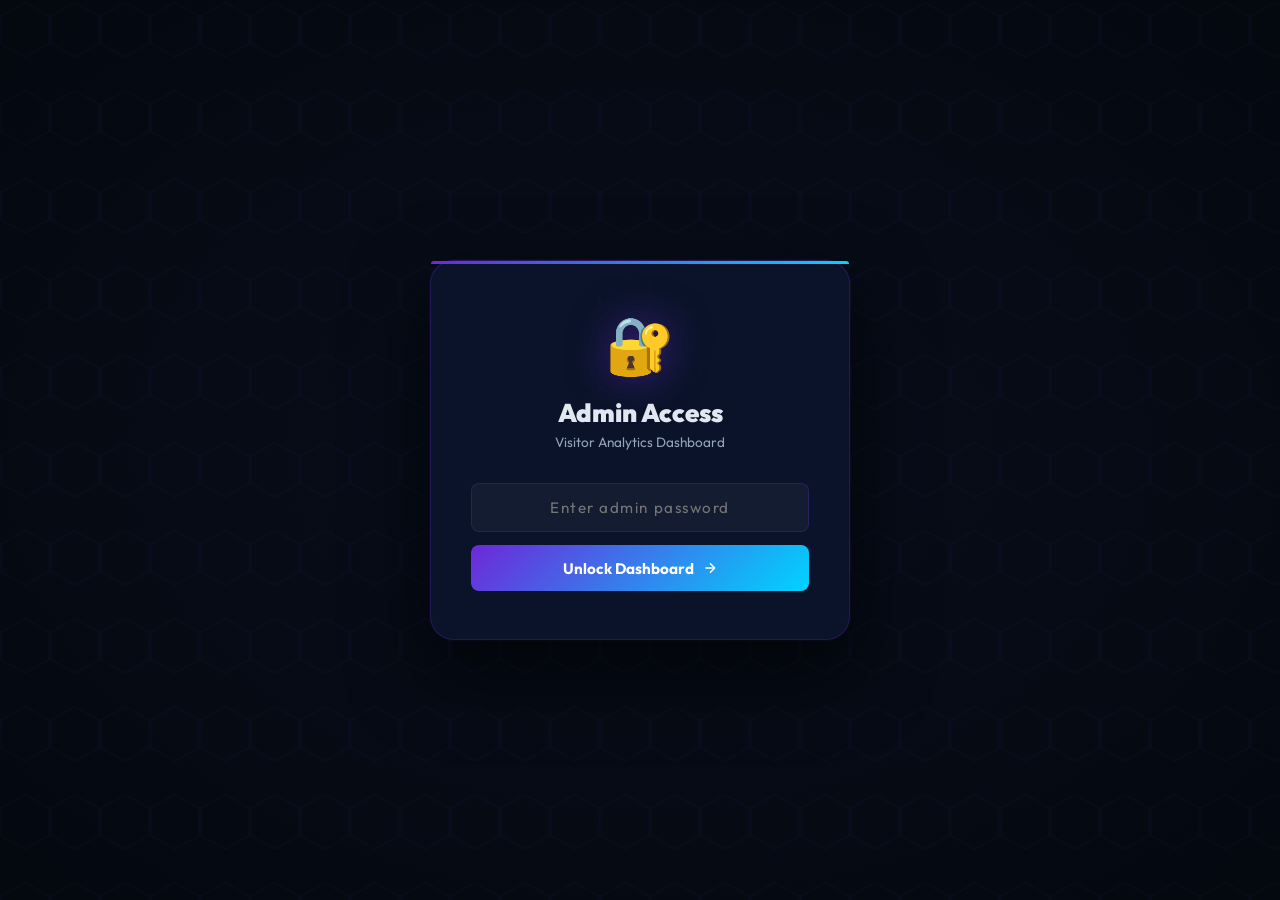
<file: dashboard.html>
<!DOCTYPE html>
<html lang="en">
<head>
  <meta charset="UTF-8"/>
  <meta name="viewport" content="width=device-width, initial-scale=1.0"/>
  <title>Visitor Dashboard — Prasad Thilanka Portfolio</title>
  <link rel="preconnect" href="https://fonts.googleapis.com"/>
  <link href="https://fonts.googleapis.com/css2?family=Outfit:wght@300;400;500;600;700;800;900&family=Fira+Code:wght@400;500;600&display=swap" rel="stylesheet"/>
  <link rel="stylesheet" href="dashboard.css"/>
</head>
<body>

  <!-- ── LOGIN SCREEN ── -->
  <div class="login-screen" id="login-screen">
    <div class="login-box">
      <div class="login-icon">🔐</div>
      <h2 class="login-title">Admin Access</h2>
      <p class="login-sub">Visitor Analytics Dashboard</p>
      <div class="login-form">
        <input type="password" id="login-pass" class="login-input" placeholder="Enter admin password" autocomplete="current-password"/>
        <button class="login-btn" id="login-btn">
          <span>Unlock Dashboard</span>
          <svg width="16" height="16" viewBox="0 0 24 24" fill="none" stroke="currentColor" stroke-width="2"><path d="M5 12h14M12 5l7 7-7 7"/></svg>
        </button>
        <div class="login-error" id="login-error" style="display:none">❌ Incorrect password</div>
      </div>
    </div>
  </div>

  <!-- ── DASHBOARD ── -->
  <div class="dashboard" id="dashboard" style="display:none">

    <!-- Scan line -->
    <div class="scan-line" aria-hidden="true"></div>

    <!-- Sidebar -->
    <aside class="dash-sidebar">
      <div class="dash-logo">
        <span class="dl-bracket">&lt;</span>
        <span class="dl-text">Admin</span>
        <span class="dl-bracket">/&gt;</span>
      </div>
      <nav class="dash-nav">
        <button class="dash-nav-btn active" data-panel="overview" id="nav-overview">
          <span>📊</span> Overview
        </button>
        <button class="dash-nav-btn" data-panel="visitors" id="nav-visitors">
          <span>👥</span> Visitors
        </button>
        <button class="dash-nav-btn" data-panel="pages" id="nav-pages">
          <span>📄</span> Page Activity
        </button>
        <button class="dash-nav-btn" data-panel="devices" id="nav-devices">
          <span>💻</span> Devices
        </button>
        <button class="dash-nav-btn" data-panel="settings" id="nav-settings">
          <span>⚙️</span> Settings
        </button>
      </nav>
      <div class="dash-sidebar-footer">
        <a href="index.html" class="dash-back-link">← Back to Portfolio</a>
        <button class="dash-logout" id="dash-logout">🔒 Lock</button>
      </div>
    </aside>

    <!-- Main -->
    <main class="dash-main">

      <!-- Header -->
      <div class="dash-topbar">
        <div class="dash-topbar-left">
          <h1 class="dash-title" id="panel-title">📊 Overview</h1>
          <span class="dash-live-dot"><span class="live-pulse"></span>Live</span>
        </div>
        <div class="dash-topbar-right">
          <div class="dash-clock-widget">
            <span class="dcw-flag">🇱🇰</span>
            <div>
              <span class="dcw-label">Colombo IST</span>
              <span class="dcw-time" id="dash-clock">--:--</span>
            </div>
          </div>
          <button class="clear-btn" id="clear-data-btn" title="Clear all visitor data">🗑️ Clear All</button>
        </div>
      </div>

      <!-- ── PANEL: Overview ── -->
      <div class="panel active" id="panel-overview">

        <!-- KPI Cards -->
        <div class="kpi-grid">
          <div class="kpi-card">
            <div class="kpi-icon">👁️</div>
            <div class="kpi-value" id="kpi-total-views">0</div>
            <div class="kpi-label">Total Page Views</div>
            <div class="kpi-trend up" id="kpi-views-trend">↑ All time</div>
          </div>
          <div class="kpi-card">
            <div class="kpi-icon">👤</div>
            <div class="kpi-value" id="kpi-unique-visitors">0</div>
            <div class="kpi-label">Unique Visitors</div>
            <div class="kpi-trend" id="kpi-uv-trend">Sessions tracked</div>
          </div>
          <div class="kpi-card">
            <div class="kpi-icon">⏱️</div>
            <div class="kpi-value" id="kpi-avg-time">0s</div>
            <div class="kpi-label">Avg. Time on Page</div>
            <div class="kpi-trend" id="kpi-time-trend">Per session</div>
          </div>
          <div class="kpi-card">
            <div class="kpi-icon">🌍</div>
            <div class="kpi-value" id="kpi-today">0</div>
            <div class="kpi-label">Views Today</div>
            <div class="kpi-trend up" id="kpi-today-trend">↑ Since midnight IST</div>
          </div>
        </div>

        <!-- Charts Row -->
        <div class="charts-row">
          <!-- Daily views chart -->
          <div class="chart-card wide">
            <div class="chart-header">
              <h3 class="chart-title">📈 Daily Page Views (Last 14 Days)</h3>
            </div>
            <div class="bar-chart" id="daily-chart"></div>
          </div>
          <!-- Section views pie -->
          <div class="chart-card">
            <h3 class="chart-title">📑 Most Viewed Sections</h3>
            <div class="section-bars" id="section-bars"></div>
          </div>
        </div>

        <!-- Recent Activity -->
        <div class="chart-card">
          <h3 class="chart-title">🕐 Recent Activity (Last 10 Visits)</h3>
          <table class="activity-table" id="recent-table">
            <thead>
              <tr>
                <th>#</th>
                <th>Time</th>
                <th>Device</th>
                <th>Browser</th>
                <th>Screen</th>
                <th>Sections Viewed</th>
                <th>Duration</th>
              </tr>
            </thead>
            <tbody id="recent-tbody"></tbody>
          </table>
        </div>
      </div>

      <!-- ── PANEL: All Visitors ── -->
      <div class="panel" id="panel-visitors">
        <div class="chart-card">
          <div class="chart-header">
            <h3 class="chart-title">👥 All Visitor Sessions</h3>
            <div class="table-controls">
              <input type="text" id="visitor-search" class="search-input" placeholder="🔍 Search…" />
              <select id="visitor-sort" class="sort-select">
                <option value="newest">Newest First</option>
                <option value="oldest">Oldest First</option>
                <option value="longest">Longest Session</option>
              </select>
            </div>
          </div>
          <table class="activity-table full-table" id="all-visitors-table">
            <thead>
              <tr>
                <th>#</th>
                <th>Date &amp; Time (IST)</th>
                <th>Device Type</th>
                <th>OS</th>
                <th>Browser</th>
                <th>Screen</th>
                <th>Sections Visited</th>
                <th>Time on Site</th>
                <th>Referrer</th>
              </tr>
            </thead>
            <tbody id="all-visitors-tbody"></tbody>
          </table>
          <div class="table-empty" id="visitors-empty" style="display:none">
            <div class="empty-icon">👻</div>
            <p>No visitors recorded yet. Share your portfolio link to start tracking!</p>
          </div>
        </div>
      </div>

      <!-- ── PANEL: Page Activity ── -->
      <div class="panel" id="panel-pages">
        <div class="charts-row">
          <div class="chart-card wide">
            <h3 class="chart-title">📑 Section Engagement</h3>
            <div id="section-detail-bars"></div>
          </div>
          <div class="chart-card">
            <h3 class="chart-title">🔗 Referrer Sources</h3>
            <div id="referrer-bars"></div>
          </div>
        </div>
        <div class="chart-card">
          <h3 class="chart-title">⏰ Hourly Traffic Heatmap</h3>
          <div class="heatmap" id="heatmap"></div>
          <div class="heatmap-legend">
            <span>Less</span>
            <div class="heatmap-scale">
              <span style="--c:rgba(109,40,217,0.1)"></span>
              <span style="--c:rgba(109,40,217,0.3)"></span>
              <span style="--c:rgba(109,40,217,0.5)"></span>
              <span style="--c:rgba(0,212,255,0.6)"></span>
              <span style="--c:rgba(0,212,255,0.9)"></span>
            </div>
            <span>More</span>
          </div>
        </div>
      </div>

      <!-- ── PANEL: Devices ── -->
      <div class="panel" id="panel-devices">
        <div class="charts-row">
          <div class="chart-card">
            <h3 class="chart-title">📱 Device Types</h3>
            <div class="donut-chart-container">
              <canvas id="device-donut" width="220" height="220"></canvas>
              <div class="donut-legend" id="device-legend"></div>
            </div>
          </div>
          <div class="chart-card">
            <h3 class="chart-title">🌐 Browsers</h3>
            <div id="browser-bars"></div>
          </div>
          <div class="chart-card">
            <h3 class="chart-title">💻 Operating Systems</h3>
            <div id="os-bars"></div>
          </div>
        </div>
      </div>

      <!-- ── PANEL: Settings ── -->
      <div class="panel" id="panel-settings">
        <div class="settings-grid">
          <div class="setting-card">
            <h3 class="setting-title">🔐 Change Admin Password</h3>
            <p class="setting-desc">Change the password required to access this dashboard.</p>
            <input type="password" id="new-pass-1" class="admin-input" placeholder="New password"/>
            <input type="password" id="new-pass-2" class="admin-input" placeholder="Confirm password"/>
            <button class="setting-btn" id="change-pass-btn">Update Password</button>
            <div class="setting-msg" id="pass-msg" style="display:none"></div>
          </div>
          <div class="setting-card">
            <h3 class="setting-title">👁️ Public Visitor Badge</h3>
            <p class="setting-desc">Show a live visitor count badge publicly on your portfolio.</p>
            <div class="toggle-row">
              <span>Show public visitor counter</span>
              <label class="toggle-switch">
                <input type="checkbox" id="public-badge-toggle" />
                <span class="toggle-slider"></span>
              </label>
            </div>
            <p class="setting-note">When enabled, a small badge appears on your portfolio showing total visitors.</p>
          </div>
          <div class="setting-card">
            <h3 class="setting-title">📊 Export Data</h3>
            <p class="setting-desc">Export your visitor data as a JSON or CSV file.</p>
            <div style="display:flex;gap:0.75rem;flex-wrap:wrap">
              <button class="setting-btn" id="export-json-btn">⬇️ Export JSON</button>
              <button class="setting-btn secondary" id="export-csv-btn">⬇️ Export CSV</button>
            </div>
          </div>
          <div class="setting-card danger">
            <h3 class="setting-title" style="color:#f87171">⚠️ Clear Visitor Data</h3>
            <p class="setting-desc">Permanently delete all recorded visitor sessions.</p>
            <button class="setting-btn danger" id="clear-all-btn">🗑️ Clear All Data</button>
          </div>
        </div>
      </div>

    </main>
  </div>

  <script src="dashboard.js"></script>
</body>
</html>
</file>
<file: style.css>
/* ═══════════════════════════════════════════════
   PORTFOLIO CSS — Prasad Thilanka | Cybersecurity
   ═══════════════════════════════════════════════ */

/* ── Custom Properties ── */
:root {
  --bg:            #04080f;
  --bg-2:          #080e1c;
  --bg-card:       rgba(12, 20, 44, 0.75);
  --primary:       #6d28d9;
  --primary-lt:    #a78bfa;
  --accent:        #00d4ff;
  --accent-2:      #10b981;
  --accent-gold:   #f59e0b;
  --text:          #e2e8f0;
  --text-muted:    #94a3b8;
  --border:        rgba(109, 40, 217, 0.28);
  --border-glow:   rgba(0, 212, 255, 0.25);
  --glow-purple:   rgba(109, 40, 217, 0.45);
  --glow-cyan:     rgba(0, 212, 255, 0.35);
  --glow-gold:     rgba(245, 158, 11, 0.4);
  --grad-main:     linear-gradient(135deg, #6d28d9, #00d4ff);
  --grad-gold:     linear-gradient(135deg, #f59e0b, #fbbf24, #f59e0b);
  --grad-card:     linear-gradient(135deg, rgba(109,40,217,0.15), rgba(0,212,255,0.07));
  --shadow:        0 8px 32px rgba(0,0,0,0.5);
  --shadow-glow:   0 0 40px rgba(109,40,217,0.35);
  --r-card:        20px;
  --r-sm:          10px;
  --ease:          0.35s cubic-bezier(0.4, 0, 0.2, 1);
  --font:          'Outfit', sans-serif;
  --mono:          'Fira Code', monospace;
}

/* ── Reset ── */
*, *::before, *::after { box-sizing: border-box; margin: 0; padding: 0; }
html { scroll-behavior: smooth; scroll-padding-top: 72px; }
body { font-family: var(--font); background: var(--bg); color: var(--text); line-height: 1.7; overflow-x: hidden; }
img { max-width: 100%; display: block; }
a { text-decoration: none; color: inherit; }
ul { list-style: none; }

/* ── Scrollbar ── */
::-webkit-scrollbar { width: 5px; }
::-webkit-scrollbar-track { background: var(--bg); }
::-webkit-scrollbar-thumb { background: var(--primary); border-radius: 10px; }

/* ── Utilities ── */
.container { max-width: 1200px; margin: 0 auto; padding: 0 2rem; }
.gradient-text { background: var(--grad-main); -webkit-background-clip: text; -webkit-text-fill-color: transparent; background-clip: text; }
.section { padding: 6rem 0; }
.section-header { text-align: center; margin-bottom: 3.5rem; }
.section-tag {
  font-size: 0.78rem; font-weight: 700; letter-spacing: 0.2em; text-transform: uppercase;
  color: var(--accent); background: rgba(0,212,255,0.08); border: 1px solid rgba(0,212,255,0.25);
  padding: 0.35rem 1rem; border-radius: 50px; display: inline-block; margin-bottom: 1rem;
}
.section-title { font-size: clamp(2rem, 5vw, 3rem); font-weight: 900; line-height: 1.1; }
.subsection-title { font-size: 1.3rem; font-weight: 700; margin-bottom: 2rem; color: var(--text-muted); }

/* ── Buttons ── */
.btn {
  display: inline-flex; align-items: center; gap: 0.5rem;
  padding: 0.75rem 1.75rem; border-radius: 50px;
  font-family: var(--font); font-size: 0.93rem; font-weight: 600;
  cursor: pointer; border: none; transition: var(--ease); position: relative; overflow: hidden;
}
.btn::before {
  content: ''; position: absolute; inset: 0;
  background: rgba(255,255,255,0.1); transform: translateX(-100%); transition: var(--ease);
}
.btn:hover::before { transform: translateX(0); }
.btn-primary { background: var(--grad-main); color: #fff; box-shadow: 0 4px 20px var(--glow-purple); }
.btn-primary:hover { transform: translateY(-2px); box-shadow: 0 8px 30px var(--glow-purple); }
.btn-secondary { background: transparent; color: var(--text); border: 2px solid var(--border); }
.btn-secondary:hover { border-color: var(--primary); color: var(--primary-lt); transform: translateY(-2px); }
.btn-cv {
  background: linear-gradient(135deg, rgba(245,158,11,0.15), rgba(245,158,11,0.08));
  color: var(--accent-gold); border: 2px solid rgba(245,158,11,0.4);
}
.btn-cv:hover {
  background: var(--grad-gold); color: #000; border-color: transparent;
  transform: translateY(-2px); box-shadow: 0 8px 24px var(--glow-gold);
}
.btn-full { width: 100%; justify-content: center; }
.nav-link-cv {
  color: var(--accent-gold) !important;
  border: 1px solid rgba(245,158,11,0.3) !important;
  border-radius: 50px; padding: 0.2rem 0.75rem !important;
  background: rgba(245,158,11,0.06);
}
.nav-link-cv:hover { background: rgba(245,158,11,0.12) !important; border-color: rgba(245,158,11,0.6) !important; }
.nav-link-cv::after { display: none !important; }
.nav-link-admin {
  font-size: 1rem; width: 32px; height: 32px; display: flex;
  align-items: center; justify-content: center;
  border-radius: 50%; border: 1px solid rgba(109,40,217,0.3) !important;
  background: rgba(109,40,217,0.08); padding: 0 !important;
}
.nav-link-admin:hover { background: rgba(109,40,217,0.2) !important; border-color: var(--primary) !important; }
.nav-link-admin::after { display: none !important; }

/* ══════════════ ADMIN TOGGLE BUTTON ══════════════ */
.admin-toggle-btn {
  position: fixed; bottom: 5rem; right: 1.5rem; z-index: 950;
  display: flex; align-items: center; gap: 0.4rem;
  background: var(--grad-main); color: #fff; border: none;
  padding: 0.65rem 1.1rem; border-radius: 50px;
  font-family: var(--font); font-size: 0.85rem; font-weight: 600;
  cursor: pointer; box-shadow: 0 4px 20px var(--glow-purple); transition: var(--ease);
}
.admin-toggle-btn:hover { transform: translateY(-2px); box-shadow: 0 8px 30px var(--glow-purple); }

/* ══════════════ ADMIN PANEL ══════════════ */
.admin-panel {
  position: fixed; top: 0; right: -420px; bottom: 0; width: 400px; z-index: 1100;
  background: rgba(8, 14, 28, 0.98); backdrop-filter: blur(20px);
  border-left: 1px solid var(--border); transition: right 0.4s cubic-bezier(0.4,0,0.2,1);
  overflow-y: auto; display: flex; flex-direction: column;
}
.admin-panel.open { right: 0; }
.admin-overlay {
  position: fixed; inset: 0; z-index: 1050; background: rgba(0,0,0,0.5);
  backdrop-filter: blur(4px); opacity: 0; pointer-events: none; transition: var(--ease);
}
.admin-overlay.open { opacity: 1; pointer-events: all; }
.admin-panel-header {
  display: flex; justify-content: space-between; align-items: center;
  padding: 1.5rem; border-bottom: 1px solid var(--border);
  background: rgba(109,40,217,0.08); position: sticky; top: 0; z-index: 2;
}
.admin-panel-header h3 { font-size: 1.1rem; font-weight: 700; }
.admin-close-btn {
  background: rgba(255,255,255,0.07); border: 1px solid var(--border);
  border-radius: 8px; width: 32px; height: 32px; cursor: pointer;
  color: var(--text); font-size: 1rem; display: flex; align-items: center; justify-content: center;
  transition: var(--ease);
}
.admin-close-btn:hover { background: rgba(255,100,100,0.15); border-color: rgba(255,100,100,0.4); color: #f87171; }
.admin-panel-body { padding: 1.5rem; display: flex; flex-direction: column; gap: 1.75rem; }
.admin-section { border: 1px solid var(--border); border-radius: var(--r-card); padding: 1.25rem; background: rgba(255,255,255,0.02); }
.admin-section h4 { font-size: 0.9rem; font-weight: 700; margin-bottom: 1rem; color: var(--accent); letter-spacing: 0.03em; }
.admin-input {
  width: 100%; background: rgba(255,255,255,0.04); border: 1px solid var(--border);
  border-radius: var(--r-sm); padding: 0.7rem 0.9rem;
  font-family: var(--font); font-size: 0.88rem; color: var(--text);
  transition: var(--ease); outline: none; margin-bottom: 0.6rem; resize: vertical;
}
.admin-input:focus { border-color: var(--primary); box-shadow: 0 0 0 3px rgba(109,40,217,0.15); }
.admin-input::placeholder { color: rgba(255,255,255,0.2); }
.admin-label { font-size: 0.78rem; font-weight: 600; color: var(--text-muted); display: block; margin-bottom: 0.3rem; }
.admin-btn {
  width: 100%; padding: 0.7rem; border-radius: var(--r-sm);
  background: var(--grad-main); color: #fff; border: none;
  font-family: var(--font); font-size: 0.88rem; font-weight: 600;
  cursor: pointer; transition: var(--ease); margin-top: 0.5rem;
}
.admin-btn:hover { opacity: 0.85; transform: translateY(-1px); }
.admin-btn.danger { background: rgba(239,68,68,0.15); color: #f87171; border: 1px solid rgba(239,68,68,0.3); }
.admin-btn.danger:hover { background: rgba(239,68,68,0.25); }
.admin-hint { font-size: 0.75rem; color: var(--text-muted); text-align: center; margin-top: 0.75rem; }

/* Upload zones */
.upload-zone {
  border: 2px dashed var(--border); border-radius: var(--r-sm);
  padding: 1.5rem; text-align: center; cursor: pointer; transition: var(--ease);
  margin-bottom: 0.6rem; position: relative; overflow: hidden;
}
.upload-zone:hover { border-color: var(--accent); background: rgba(0,212,255,0.04); }
.upload-zone.small { padding: 1rem; }
.upload-zone.drag-over { border-color: var(--accent); background: rgba(0,212,255,0.06); }
.upload-content { display: flex; flex-direction: column; align-items: center; gap: 0.35rem; }
.upload-icon { font-size: 2rem; }
.upload-content p { font-size: 0.82rem; color: var(--text-muted); font-weight: 500; }
.upload-content small { font-size: 0.72rem; color: var(--text-muted); opacity: 0.6; }
.upload-preview { width: 100%; border-radius: 8px; object-fit: cover; max-height: 140px; }
.upload-filename { font-size: 0.78rem; color: var(--accent-2); font-weight: 600; margin-top: 0.3rem; }

/* ══════════════ NAVBAR ══════════════ */
#navbar {
  position: fixed; top: 0; left: 0; right: 0; z-index: 1000;
  display: flex; align-items: center; justify-content: space-between;
  padding: 1rem 2.5rem;
  backdrop-filter: blur(20px); background: rgba(4, 8, 15, 0.88);
  border-bottom: 1px solid var(--border); transition: var(--ease);
}
#navbar.scrolled { padding: 0.7rem 2.5rem; box-shadow: 0 4px 30px rgba(0,0,0,0.5); }
.nav-logo { font-size: 1.3rem; font-weight: 800; font-family: var(--mono); }
.logo-bracket { color: var(--accent); }
.logo-name { background: var(--grad-main); -webkit-background-clip: text; -webkit-text-fill-color: transparent; background-clip: text; }
.nav-links { display: flex; gap: 2rem; }
.nav-link { font-size: 0.88rem; font-weight: 500; color: var(--text-muted); transition: var(--ease); position: relative; padding: 0.25rem 0; }
.nav-link::after { content: ''; position: absolute; bottom: -2px; left: 0; right: 0; height: 2px; background: var(--grad-main); transform: scaleX(0); transition: var(--ease); }
.nav-link:hover, .nav-link.active { color: var(--text); }
.nav-link:hover::after, .nav-link.active::after { transform: scaleX(1); }
.hamburger { display: none; flex-direction: column; gap: 5px; background: none; border: none; cursor: pointer; padding: 4px; }
.hamburger span { display: block; width: 24px; height: 2px; background: var(--text); border-radius: 10px; transition: var(--ease); }
.hamburger.open span:nth-child(1) { transform: rotate(45deg) translate(5px, 5px); }
.hamburger.open span:nth-child(2) { opacity: 0; }
.hamburger.open span:nth-child(3) { transform: rotate(-45deg) translate(5px, -5px); }

/* ══════════════ IST CLOCK WIDGET ══════════════ */
.ist-clock-widget {
  position: fixed; top: 82px; right: 1.5rem; z-index: 900;
  display: flex; align-items: center; gap: 0.6rem;
  background: rgba(8,14,28,0.9); backdrop-filter: blur(12px);
  border: 1px solid var(--border-glow); border-radius: 50px;
  padding: 0.45rem 1rem; box-shadow: 0 4px 20px rgba(0,212,255,0.1);
}
.clock-flag { font-size: 1.1rem; }
.clock-info { display: flex; flex-direction: column; line-height: 1.2; }
.clock-label { font-size: 0.65rem; font-weight: 700; letter-spacing: 0.1em; color: var(--accent); text-transform: uppercase; }
.clock-time { font-size: 0.88rem; font-weight: 700; font-family: var(--mono); color: var(--text); }
.clock-pulse { width: 8px; height: 8px; border-radius: 50%; background: var(--accent-2); animation: pulse-dot 1.5s infinite; }

/* ══════════════ HERO ══════════════ */
.hero {
  position: relative; min-height: 100vh;
  display: flex; align-items: center; justify-content: center;
  overflow: hidden; background: url('cyber_hero_bg.png') center/cover no-repeat;
}
.hero-bg-overlay {
  position: absolute; inset: 0;
  background: linear-gradient(135deg, rgba(4,8,15,0.9) 0%, rgba(8,14,28,0.75) 50%, rgba(4,8,15,0.95) 100%);
}
#particle-canvas { position: absolute; inset: 0; z-index: 0; }
.hex-grid {
  position: absolute; inset: 0; z-index: 0; opacity: 0.04;
  background-image: url("data:image/svg+xml,%3Csvg xmlns='http://www.w3.org/2000/svg' width='56' height='100'%3E%3Cpath d='M28 66L0 50V18L28 2l28 16v32L28 66zm0-2l26-15V19L28 4 2 19v30l26 15z' fill='%2300d4ff'/%3E%3C/svg%3E");
  background-size: 56px 100px;
}
.hero-content { position: relative; z-index: 2; text-align: center; max-width: 820px; padding: 0 2rem; }
.hero-badge {
  display: inline-flex; align-items: center; gap: 0.5rem;
  background: rgba(16,185,129,0.08); border: 1px solid rgba(16,185,129,0.3);
  color: var(--accent-2); padding: 0.4rem 1.1rem; border-radius: 50px;
  font-size: 0.82rem; font-weight: 600; margin-bottom: 1.5rem;
}
.badge-dot { width: 8px; height: 8px; border-radius: 50%; background: var(--accent-2); animation: pulse-dot 1.5s infinite; }
@keyframes pulse-dot { 0%,100%{box-shadow:0 0 0 0 rgba(16,185,129,0.4)} 50%{box-shadow:0 0 0 6px rgba(16,185,129,0)} }
.hero-title { font-size: clamp(2.6rem, 7vw, 5rem); font-weight: 900; line-height: 1.05; margin-bottom: 1rem; }
.hero-subtitle { font-size: clamp(1.1rem, 2.5vw, 1.5rem); color: var(--text-muted); margin-bottom: 1.5rem; min-height: 2.2rem; }
.subtitle-rotating { color: var(--accent); font-weight: 700; }
.subtitle-cursor { animation: blink 1s infinite; color: var(--primary-lt); margin-left: 2px; }
@keyframes blink { 0%,100%{opacity:1} 50%{opacity:0} }
.hero-desc { font-size: 1.02rem; color: var(--text-muted); max-width: 580px; margin: 0 auto 2.5rem; }
.hero-cta { display: flex; gap: 1rem; justify-content: center; flex-wrap: wrap; margin-bottom: 2.5rem; }
.hero-socials { display: flex; gap: 0.75rem; justify-content: center; }
.social-link {
  width: 40px; height: 40px; border-radius: 50%; display: flex; align-items: center; justify-content: center;
  background: rgba(255,255,255,0.05); border: 1px solid var(--border); color: var(--text-muted); transition: var(--ease);
}
.social-link svg { width: 17px; height: 17px; }
.social-link:hover { background: var(--grad-main); color: #fff; border-color: transparent; transform: translateY(-3px); box-shadow: 0 6px 20px var(--glow-purple); }
.hero-scroll-indicator {
  position: absolute; bottom: 2.5rem; left: 50%; transform: translateX(-50%);
  display: flex; flex-direction: column; align-items: center; gap: 0.5rem;
  color: var(--text-muted); font-size: 0.75rem; z-index: 2;
  animation: float 2.5s ease-in-out infinite;
}
.scroll-mouse { width: 22px; height: 34px; border: 2px solid rgba(255,255,255,0.18); border-radius: 14px; display: flex; justify-content: center; padding-top: 5px; }
.scroll-wheel { width: 4px; height: 8px; background: var(--accent); border-radius: 10px; animation: scroll-anim 1.5s infinite; }
@keyframes scroll-anim { 0%{transform:translateY(0);opacity:1} 100%{transform:translateY(12px);opacity:0} }
@keyframes float { 0%,100%{transform:translateX(-50%) translateY(0)} 50%{transform:translateX(-50%) translateY(-7px)} }

/* ══════════════ ABOUT ══════════════ */
.about { background: var(--bg-2); }
.about-grid { display: grid; grid-template-columns: 1fr 1.4fr; gap: 4rem; align-items: center; }
.about-image-wrapper { position: relative; max-width: 360px; margin: 0 auto; }
.about-avatar {
  width: 100%; border-radius: var(--r-card); position: relative; z-index: 1;
  border: 2px solid rgba(109,40,217,0.4);
}
.about-image-glow {
  position: absolute; inset: -30px;
  background: radial-gradient(ellipse at center, rgba(109,40,217,0.3) 0%, rgba(0,212,255,0.1) 60%, transparent 100%);
  border-radius: 50%; z-index: 0; pointer-events: none;
}
.about-stats-badge {
  position: absolute; background: rgba(8,14,28,0.95); backdrop-filter: blur(10px);
  border: 1px solid var(--border); border-radius: var(--r-sm); padding: 0.7rem 1.1rem;
  display: flex; flex-direction: column; align-items: center; z-index: 2; box-shadow: var(--shadow);
}
.experience-badge { top: 24px; left: -30px; }
.projects-badge { bottom: 24px; right: -30px; }
.stat-number { font-size: 1.5rem; font-weight: 900; background: var(--grad-main); -webkit-background-clip: text; -webkit-text-fill-color: transparent; background-clip: text; }
.stat-label { font-size: 0.72rem; color: var(--text-muted); font-weight: 500; }
.about-greeting { font-size: 1.5rem; font-weight: 700; margin-bottom: 1rem; }
.about-bio { color: var(--text-muted); margin-bottom: 1.1rem; font-size: 0.97rem; }
.about-bio strong { color: var(--text); }
.about-details { display: grid; grid-template-columns: 1fr 1fr; gap: 0.75rem; margin-bottom: 2rem; }
.detail-item {
  display: flex; align-items: flex-start; gap: 0.6rem;
  background: var(--bg-card); border: 1px solid var(--border);
  border-radius: var(--r-sm); padding: 0.7rem 0.85rem;
}
.detail-icon { font-size: 1.1rem; margin-top: 2px; }
.detail-label { font-size: 0.7rem; color: var(--text-muted); display: block; }
.detail-value { font-weight: 600; font-size: 0.88rem; }
.detail-value.available { color: var(--accent-2); }

/* ══════════════ SKILLS ══════════════ */
.skills { background: var(--bg); }

/* Cyber domain cards */
.cyber-domains {
  display: grid; grid-template-columns: repeat(auto-fill, minmax(240px, 1fr));
  gap: 1.25rem; margin-bottom: 3.5rem;
}
.domain-card {
  background: var(--bg-card); border: 1px solid var(--border);
  border-radius: var(--r-card); padding: 1.75rem 1.5rem;
  transition: var(--ease); position: relative; overflow: hidden;
}
.domain-card::before {
  content: ''; position: absolute; inset: 0;
  background: var(--grad-card); opacity: 0; transition: var(--ease);
}
.domain-card.active-domain { border-color: rgba(0,212,255,0.5); }
.domain-card.active-domain::before { opacity: 1; }
.domain-card:hover { transform: translateY(-6px); border-color: var(--primary); box-shadow: var(--shadow-glow); }
.domain-card:hover::before { opacity: 1; }
.domain-icon { font-size: 2.2rem; margin-bottom: 0.85rem; display: block; position: relative; z-index: 1; }
.domain-card h4 { font-size: 0.98rem; font-weight: 700; margin-bottom: 0.5rem; position: relative; z-index: 1; }
.domain-card p { font-size: 0.82rem; color: var(--text-muted); line-height: 1.6; position: relative; z-index: 1; }

/* Skill bars */
.skills-bars-section { margin-bottom: 3rem; }
.skills-bars { display: flex; flex-direction: column; gap: 1.25rem; max-width: 700px; margin: 0 auto; }
.skill-bar-header { display: flex; justify-content: space-between; margin-bottom: 0.45rem; }
.skill-bar-name { font-weight: 600; font-size: 0.9rem; }
.skill-bar-pct { color: var(--accent); font-weight: 700; font-family: var(--mono); font-size: 0.88rem; }
.skill-bar-track { height: 7px; background: rgba(255,255,255,0.07); border-radius: 10px; overflow: hidden; }
.skill-bar-fill { height: 100%; border-radius: 10px; width: 0; background: var(--grad-main); transition: width 1.4s cubic-bezier(0.4, 0, 0.2, 1); }

/* Skill grid badges */
.skills-grid { display: grid; grid-template-columns: repeat(auto-fill, minmax(120px, 1fr)); gap: 1rem; }
.skill-card {
  background: var(--bg-card); border: 1px solid var(--border); border-radius: var(--r-card);
  padding: 1.25rem 0.75rem; text-align: center; transition: var(--ease); cursor: default;
  position: relative; overflow: hidden;
}
.skill-card::before { content: ''; position: absolute; inset: 0; background: var(--grad-card); opacity: 0; transition: var(--ease); }
.skill-card:hover { transform: translateY(-5px); border-color: var(--primary); box-shadow: var(--shadow-glow); }
.skill-card:hover::before { opacity: 1; }
.skill-icon { font-size: 2rem; margin-bottom: 0.6rem; display: block; position: relative; z-index: 1; }
.skill-name { font-size: 0.8rem; font-weight: 600; position: relative; z-index: 1; }
.skill-level { font-size: 0.65rem; color: var(--accent); background: rgba(0,212,255,0.08); border-radius: 20px; padding: 0.15rem 0.5rem; display: inline-block; margin-top: 0.3rem; position: relative; z-index: 1; }

/* ══════════════ PROJECTS ══════════════ */
.projects { background: var(--bg-2); }
.projects-grid { display: grid; grid-template-columns: repeat(auto-fill, minmax(330px, 1fr)); gap: 1.75rem; }
.project-card {
  background: var(--bg-card); border: 1px solid var(--border); border-radius: var(--r-card);
  overflow: hidden; transition: var(--ease); position: relative;
}
.project-card:hover { transform: translateY(-8px); border-color: var(--primary); box-shadow: var(--shadow-glow); }
.project-image {
  height: 190px; background: var(--grad-card);
  display: flex; align-items: center; justify-content: center; font-size: 4rem;
  position: relative; overflow: hidden;
}
.project-image img { width: 100%; height: 100%; object-fit: cover; }
.project-image-overlay {
  position: absolute; inset: 0; background: rgba(0,0,0,0.65);
  display: flex; align-items: center; justify-content: center; gap: 1rem;
  opacity: 0; transition: var(--ease);
}
.project-card:hover .project-image-overlay { opacity: 1; }
.project-link-btn {
  padding: 0.5rem 1rem; border-radius: 50px; font-size: 0.78rem; font-weight: 600;
  cursor: pointer; border: 2px solid #fff; background: rgba(255,255,255,0.1); color: #fff;
  transition: var(--ease); backdrop-filter: blur(4px);
}
.project-link-btn:hover { background: var(--grad-main); border-color: transparent; }
.project-body { padding: 1.4rem; }
.project-tags { display: flex; gap: 0.4rem; flex-wrap: wrap; margin-bottom: 0.7rem; }
.project-tag { font-size: 0.68rem; font-weight: 600; padding: 0.2rem 0.6rem; border-radius: 20px; background: rgba(109,40,217,0.15); color: var(--primary-lt); border: 1px solid rgba(109,40,217,0.3); }
.project-title { font-size: 1.08rem; font-weight: 700; margin-bottom: 0.5rem; }
.project-desc { font-size: 0.84rem; color: var(--text-muted); line-height: 1.6; }

/* ════════════════════════════════════════════
   CERTIFICATES — VISUALLY STUNNING SHOWCASE
   ════════════════════════════════════════════ */
.certificates { background: var(--bg); }

/* Certificate grid with flip cards */
.certs-grid {
  display: grid;
  grid-template-columns: repeat(auto-fill, minmax(310px, 1fr));
  gap: 2rem;
}

/* Flip card wrapper */
.cert-flip-card {
  height: 240px;
  perspective: 1200px;
  cursor: pointer;
}
.cert-flip-inner {
  position: relative; width: 100%; height: 100%;
  transition: transform 0.7s cubic-bezier(0.4, 0, 0.2, 1);
  transform-style: preserve-3d;
}
.cert-flip-card.flipped .cert-flip-inner { transform: rotateY(180deg); }
.cert-flip-card:hover:not(.flipped) {
  animation: shake 0.4s cubic-bezier(.36,.07,.19,.97) both;
}
@keyframes shake {
  10%, 90% { transform: translate3d(-1px, 0, 0); }
  20%, 80% { transform: translate3d(2px, 0, 0); }
  30%, 50%, 70% { transform: translate3d(-3px, 0, 0); }
  40%, 60% { transform: translate3d(3px, 0, 0); }
}

/* Front & Back shared */
.cert-flip-front,
.cert-flip-back {
  position: absolute; inset: 0;
  border-radius: var(--r-card);
  backface-visibility: hidden;
  overflow: hidden;
}

/* ── FRONT FACE ── */
.cert-flip-front {
  border: 1px solid rgba(245,158,11,0.3);
  background: linear-gradient(135deg, rgba(12,20,44,0.98) 0%, rgba(20,12,40,0.98) 100%);
  display: flex; flex-direction: column;
  box-shadow: 0 0 30px rgba(245,158,11,0.08), inset 0 0 60px rgba(245,158,11,0.03);
}

/* Holographic shimmer on front */
.cert-flip-front::before {
  content: '';
  position: absolute; inset: 0;
  background: linear-gradient(
    135deg,
    transparent 30%,
    rgba(245,158,11,0.06) 50%,
    transparent 70%
  );
  animation: holographic 4s linear infinite;
  z-index: 1;
}
@keyframes holographic {
  0% { transform: translateX(-100%) rotate(15deg); }
  100% { transform: translateX(300%) rotate(15deg); }
}

/* Gold top accent bar */
.cert-flip-front::after {
  content: '';
  position: absolute; top: 0; left: 0; right: 0; height: 3px;
  background: var(--grad-gold);
  z-index: 2;
}

.cert-front-content {
  position: relative; z-index: 3;
  padding: 1.5rem; height: 100%;
  display: flex; flex-direction: column; justify-content: space-between;
}
.cert-front-header { display: flex; align-items: flex-start; justify-content: space-between; }
.cert-front-logo { font-size: 2.4rem; filter: drop-shadow(0 0 12px rgba(245,158,11,0.5)); }
.cert-verified-badge {
  display: flex; align-items: center; gap: 0.3rem;
  background: rgba(16,185,129,0.1); border: 1px solid rgba(16,185,129,0.3);
  color: var(--accent-2); font-size: 0.65rem; font-weight: 700;
  padding: 0.25rem 0.6rem; border-radius: 50px; letter-spacing: 0.05em;
}
.cert-verified-badge::before { content: '✓'; font-weight: 900; }

.cert-front-body { flex: 1; padding: 0.75rem 0; }
.cert-issuer-name {
  font-size: 0.7rem; font-weight: 800; text-transform: uppercase;
  letter-spacing: 0.15em; color: var(--accent-gold); margin-bottom: 0.35rem;
}
.cert-title-text {
  font-size: 1rem; font-weight: 800; line-height: 1.3;
  color: var(--text);
}
.cert-front-footer { display: flex; justify-content: space-between; align-items: center; }
.cert-date-text { font-size: 0.72rem; color: var(--text-muted); }
.cert-hover-hint { font-size: 0.68rem; color: var(--accent); opacity: 0.7; font-style: italic; }

/* Corner decorative seal */
.cert-seal {
  position: absolute; bottom: 1rem; right: 1rem; z-index: 4;
  width: 44px; height: 44px; border-radius: 50%;
  border: 2px solid rgba(245,158,11,0.4);
  display: flex; align-items: center; justify-content: center;
  font-size: 1.2rem;
  box-shadow: 0 0 14px rgba(245,158,11,0.2), inset 0 0 14px rgba(245,158,11,0.05);
  animation: seal-pulse 2.5s ease-in-out infinite;
}
@keyframes seal-pulse {
  0%,100% { box-shadow: 0 0 10px rgba(245,158,11,0.2); }
  50% { box-shadow: 0 0 22px rgba(245,158,11,0.45); }
}

/* Diagonal ribbon */
.cert-ribbon {
  position: absolute; top: 18px; left: -24px; z-index: 5;
  background: var(--grad-gold); color: #000;
  font-size: 0.55rem; font-weight: 900; text-transform: uppercase; letter-spacing: 0.12em;
  padding: 3px 28px; transform: rotate(-35deg);
}

/* ── BACK FACE ── */
.cert-flip-back {
  transform: rotateY(180deg);
  background: linear-gradient(135deg, rgba(8,14,28,0.99) 0%, rgba(4,8,20,0.99) 100%);
  border: 1px solid rgba(109,40,217,0.4);
  display: flex; flex-direction: column; justify-content: center;
  padding: 1.5rem;
  box-shadow: 0 0 40px rgba(109,40,217,0.15);
}
.cert-flip-back::before {
  content: '';
  position: absolute; inset: 0;
  background: radial-gradient(ellipse at top left, rgba(0,212,255,0.06) 0%, transparent 60%),
              radial-gradient(ellipse at bottom right, rgba(109,40,217,0.06) 0%, transparent 60%);
}
.cert-back-content { position: relative; z-index: 1; }
.cert-back-title { font-size: 0.9rem; font-weight: 800; margin-bottom: 0.85rem; line-height: 1.3; }
.cert-back-row { display: flex; justify-content: space-between; align-items: center; padding: 0.4rem 0; border-bottom: 1px solid rgba(255,255,255,0.04); font-size: 0.77rem; }
.cert-back-row:last-of-type { border-bottom: none; }
.cert-back-label { color: var(--text-muted); font-weight: 500; }
.cert-back-value { color: var(--accent); font-weight: 700; font-family: var(--mono); font-size: 0.72rem; }
.cert-back-cta {
  margin-top: 1rem;
  display: flex; align-items: center; justify-content: center; gap: 0.4rem;
  background: rgba(109,40,217,0.12); border: 1px solid rgba(109,40,217,0.35);
  border-radius: var(--r-sm); padding: 0.5rem 1rem;
  font-size: 0.78rem; font-weight: 600; color: var(--primary-lt);
  transition: var(--ease); cursor: pointer;
}
.cert-back-cta:hover { background: rgba(109,40,217,0.22); }

/* ── CERTIFICATE DETAIL MODAL ── (click to open) */
.cert-modal-overlay {
  position: fixed; inset: 0; z-index: 2000;
  background: rgba(0,0,0,0.8); backdrop-filter: blur(12px);
  display: flex; align-items: center; justify-content: center;
  padding: 2rem; opacity: 0; pointer-events: none; transition: opacity 0.35s ease;
}
.cert-modal-overlay.open { opacity: 1; pointer-events: all; }

.cert-modal-box {
  background: rgba(8,14,28,0.98); border: 1px solid rgba(245,158,11,0.3);
  border-radius: 24px; width: 100%; max-width: 900px; max-height: 90vh;
  overflow-y: auto; position: relative;
  transform: scale(0.88) translateY(30px);
  transition: transform 0.4s cubic-bezier(0.34, 1.56, 0.64, 1);
  box-shadow: 0 30px 80px rgba(0,0,0,0.7), 0 0 0 1px rgba(245,158,11,0.1);
}
.cert-modal-overlay.open .cert-modal-box { transform: scale(1) translateY(0); }

/* Gold top bar on modal */
.cert-modal-box::before {
  content: ''; position: absolute; top: 0; left: 0; right: 0; height: 4px;
  background: var(--grad-gold); border-radius: 24px 24px 0 0;
}

.cert-modal-close {
  position: absolute; top: 1.25rem; right: 1.5rem; z-index: 10;
  background: rgba(255,255,255,0.07); border: 1px solid var(--border);
  border-radius: 10px; width: 36px; height: 36px;
  display: flex; align-items: center; justify-content: center;
  font-size: 1.1rem; cursor: pointer; color: var(--text);
  transition: var(--ease);
}
.cert-modal-close:hover { background: rgba(239,68,68,0.15); color: #f87171; border-color: rgba(239,68,68,0.4); }

/* 2-column layout inside modal */
.cert-modal-inner {
  display: grid; grid-template-columns: 1fr 1fr; min-height: 480px;
}

/* Left: Certificate image/preview panel */
.cert-modal-image-panel {
  background: linear-gradient(135deg, rgba(20,12,40,0.95), rgba(12,8,30,0.95));
  border-right: 1px solid rgba(245,158,11,0.15);
  border-radius: 24px 0 0 24px;
  display: flex; flex-direction: column; align-items: center; justify-content: center;
  padding: 3rem 2rem; position: relative; overflow: hidden;
}
.cert-modal-image-panel::before {
  content: '';
  position: absolute; inset: 0;
  background:
    radial-gradient(circle at 30% 30%, rgba(245,158,11,0.1) 0%, transparent 50%),
    radial-gradient(circle at 70% 70%, rgba(109,40,217,0.08) 0%, transparent 50%);
}
.cert-modal-img-wrapper {
  position: relative; z-index: 1; width: 100%;
  display: flex; flex-direction: column; align-items: center; gap: 1.5rem;
}
.cert-modal-cert-img {
  width: 100%; max-width: 320px; border-radius: 12px;
  border: 2px solid rgba(245,158,11,0.4);
  box-shadow: 0 0 40px rgba(245,158,11,0.15), 0 20px 60px rgba(0,0,0,0.5);
}
.cert-modal-no-img {
  width: 260px; height: 180px; border-radius: 12px;
  border: 2px dashed rgba(245,158,11,0.3);
  display: flex; flex-direction: column; align-items: center; justify-content: center;
  gap: 1rem; color: var(--text-muted); font-size: 0.85rem;
}
.cert-modal-no-img-icon { font-size: 3.5rem; }
.cert-modal-logo-big { font-size: 5rem; filter: drop-shadow(0 0 24px rgba(245,158,11,0.5)); margin-bottom: 0.5rem; }

/* holographic watermark */
.cert-modal-watermark {
  position: absolute; font-size: 6rem; opacity: 0.03; font-weight: 900;
  color: var(--accent-gold); transform: rotate(-30deg); pointer-events: none;
  user-select: none; letter-spacing: -0.05em;
}

/* Right: Certificate details panel */
.cert-modal-details-panel {
  padding: 2.5rem; display: flex; flex-direction: column; gap: 1.25rem;
}
.cert-modal-issuer-chip {
  display: inline-flex; align-items: center; gap: 0.4rem;
  background: rgba(0,212,255,0.08); border: 1px solid rgba(0,212,255,0.25);
  color: var(--accent); font-size: 0.72rem; font-weight: 700;
  text-transform: uppercase; letter-spacing: 0.1em;
  padding: 0.3rem 0.8rem; border-radius: 50px;
}
.cert-modal-title { font-size: 1.5rem; font-weight: 900; line-height: 1.25; }
.cert-modal-desc { font-size: 0.88rem; color: var(--text-muted); line-height: 1.7; }

.cert-modal-meta { display: flex; flex-direction: column; gap: 0.75rem; }
.cert-meta-item {
  display: flex; align-items: center; gap: 0.75rem;
  background: rgba(255,255,255,0.03); border: 1px solid rgba(255,255,255,0.06);
  border-radius: var(--r-sm); padding: 0.7rem 1rem;
}
.cert-meta-icon { font-size: 1.1rem; width: 24px; text-align: center; }
.cert-meta-content {}
.cert-meta-label { font-size: 0.68rem; color: var(--text-muted); font-weight: 600; text-transform: uppercase; letter-spacing: 0.08em; }
.cert-meta-value { font-size: 0.88rem; font-weight: 600; color: var(--text); font-family: var(--mono); }

.cert-modal-credential-id {
  background: rgba(255,255,255,0.03); border: 1px solid var(--border);
  border-radius: var(--r-sm); padding: 0.75rem 1rem;
}
.cert-credential-label { font-size: 0.68rem; color: var(--text-muted); font-weight: 700; text-transform: uppercase; letter-spacing: 0.1em; margin-bottom: 0.3rem; }
.cert-credential-id-text { font-family: var(--mono); font-size: 0.78rem; color: var(--accent); word-break: break-all; }

.cert-modal-actions { display: flex; gap: 0.75rem; flex-wrap: wrap; margin-top: auto; }
.cert-modal-btn {
  flex: 1; padding: 0.65rem 1rem; border-radius: var(--r-sm); font-family: var(--font);
  font-size: 0.82rem; font-weight: 600; cursor: pointer; border: none; transition: var(--ease);
  display: flex; align-items: center; justify-content: center; gap: 0.4rem;
}
.cert-modal-btn.primary { background: var(--grad-main); color: #fff; }
.cert-modal-btn.secondary { background: rgba(255,255,255,0.05); color: var(--text); border: 1px solid var(--border); }
.cert-modal-btn:hover { transform: translateY(-2px); opacity: 0.9; }

/* Empty state */
.certs-empty-cta {
  text-align: center; padding: 4rem 2rem;
  display: flex; flex-direction: column; align-items: center; gap: 1rem;
}
.certs-empty-cta .empty-icon { font-size: 4rem; }
.certs-empty-cta h3 { font-size: 1.3rem; font-weight: 700; }
.certs-empty-cta p { color: var(--text-muted); }

/* ══════════════ CONTACT ══════════════ */
.contact { background: var(--bg-2); }
.contact-grid { display: grid; grid-template-columns: 1fr 1.4fr; gap: 4rem; align-items: start; }
.contact-heading { font-size: 1.7rem; font-weight: 700; margin-bottom: 0.85rem; }
.contact-subtext { color: var(--text-muted); margin-bottom: 1.75rem; line-height: 1.7; }
.contact-cards { display: flex; flex-direction: column; gap: 0.9rem; }
.contact-card {
  display: flex; align-items: center; gap: 1rem;
  background: var(--bg-card); border: 1px solid var(--border); border-radius: var(--r-sm);
  padding: 1rem 1.25rem; transition: var(--ease);
}
.contact-card:hover { border-color: var(--primary); transform: translateX(4px); }
.contact-card-icon { font-size: 1.4rem; }
.contact-card-label { font-size: 0.72rem; color: var(--text-muted); }
.contact-card-value { font-weight: 600; font-size: 0.9rem; }
.contact-form {
  background: var(--bg-card); border: 1px solid var(--border); border-radius: var(--r-card);
  padding: 2rem; display: flex; flex-direction: column; gap: 1.1rem;
}
.form-row { display: grid; grid-template-columns: 1fr 1fr; gap: 1rem; }
.form-group { display: flex; flex-direction: column; gap: 0.45rem; }
.form-group label { font-size: 0.82rem; font-weight: 600; color: var(--text-muted); }
.form-group input, .form-group textarea {
  background: rgba(255,255,255,0.04); border: 1px solid var(--border); border-radius: var(--r-sm);
  padding: 0.8rem 1rem; font-family: var(--font); font-size: 0.9rem; color: var(--text);
  transition: var(--ease); resize: vertical; outline: none;
}
.form-group input::placeholder, .form-group textarea::placeholder { color: rgba(255,255,255,0.18); }
.form-group input:focus, .form-group textarea:focus { border-color: var(--primary); box-shadow: 0 0 0 3px rgba(109,40,217,0.15); }
.form-success { background: rgba(16,185,129,0.1); border: 1px solid rgba(16,185,129,0.3); color: var(--accent-2); border-radius: var(--r-sm); padding: 0.9rem; font-size: 0.88rem; text-align: center; }

/* ══════════════ FOOTER ══════════════ */
.footer { background: var(--bg); border-top: 1px solid var(--border); padding: 2rem 0; }
.footer-content { max-width: 1200px; margin: 0 auto; padding: 0 2rem; display: flex; align-items: center; justify-content: space-between; flex-wrap: wrap; gap: 1rem; }
.footer-copy { font-size: 0.82rem; color: var(--text-muted); }
.footer-socials { display: flex; gap: 0.75rem; }

/* ══════════════ BACK TO TOP ══════════════ */
.back-to-top {
  position: fixed; bottom: 9rem; right: 1.5rem; z-index: 900;
  width: 46px; height: 46px; border-radius: 50%; background: var(--grad-main);
  border: none; cursor: pointer; display: flex; align-items: center; justify-content: center;
  color: #fff; box-shadow: 0 4px 20px var(--glow-purple);
  opacity: 0; pointer-events: none; transition: var(--ease); transform: translateY(20px);
}
.back-to-top.visible { opacity: 1; pointer-events: all; transform: translateY(0); }
.back-to-top:hover { transform: translateY(-3px); box-shadow: 0 8px 30px var(--glow-purple); }

/* ══════════════ AOS ANIMATIONS ══════════════ */
[data-aos] { opacity: 0; transform: translateY(28px); transition: opacity 0.7s ease, transform 0.7s ease; }
[data-aos].aos-animate { opacity: 1; transform: translateY(0); }
[data-aos="fade-right"] { transform: translateX(-40px); }
[data-aos="fade-right"].aos-animate { transform: translateX(0); }
[data-aos="fade-left"] { transform: translateX(40px); }
[data-aos="fade-left"].aos-animate { transform: translateX(0); }

/* ══════════════ RESPONSIVE ══════════════ */
@media (max-width: 960px) {
  .about-grid, .contact-grid { grid-template-columns: 1fr; }
  .cert-modal-inner { grid-template-columns: 1fr; }
  .cert-modal-image-panel { border-right: none; border-bottom: 1px solid rgba(245,158,11,0.15); border-radius: 24px 24px 0 0; padding: 2rem; }
  .cert-modal-details-panel { padding: 2rem; }
}
@media (max-width: 768px) {
  .nav-links {
    position: fixed; top: 0; right: -100%; bottom: 0; width: 70%;
    background: rgba(4,8,15,0.98); backdrop-filter: blur(20px);
    flex-direction: column; justify-content: center; align-items: center;
    gap: 2.5rem; transition: right 0.35s ease; border-left: 1px solid var(--border);
  }
  .nav-links.open { right: 0; }
  .hamburger { display: flex; z-index: 1001; }
  .dashboard { grid-template-columns: 1fr; }
  .dash-nav { overflow-x: auto; flex-wrap: nowrap; padding-bottom: 5px; }
  .dash-nav-btn { flex-shrink: 0; }
  
  .feedback-modal-content { width: 95%; margin: 5vh auto; padding: 1.5rem; }
}

/* ════════════════════════════════════════════
   FLOATING FEEDBACK BUTTON & MODAL
   ════════════════════════════════════════════ */
.feedback-float-btn {
  position: fixed;
  bottom: 2rem;
  right: 2rem;
  background: var(--grad);
  color: var(--bg);
  border: none;
  border-radius: 50px;
  padding: 0.8rem 1.5rem;
  font-family: var(--font-main);
  font-weight: 700;
  font-size: 1rem;
  display: flex;
  align-items: center;
  gap: 0.5rem;
  cursor: pointer;
  box-shadow: 0 4px 15px rgba(0,240,255,0.4);
  z-index: 999;
  transition: transform 0.3s cubic-bezier(0.175, 0.885, 0.32, 1.275), box-shadow 0.3s;
}
.feedback-float-btn:hover {
  transform: translateY(-5px) scale(1.05);
  box-shadow: 0 8px 25px rgba(0,240,255,0.6);
}
.feedback-icon { font-size: 1.2rem; }

/* Modal Overlay */
.feedback-modal-overlay {
  position: fixed; top: 0; left: 0; width: 100%; height: 100%;
  background: rgba(4, 9, 20, 0.85);
  backdrop-filter: blur(10px);
  z-index: 10000;
  display: flex; align-items: center; justify-content: center;
  opacity: 0; visibility: hidden;
  transition: all 0.3s ease;
}
.feedback-modal-overlay.open {
  opacity: 1; visibility: visible;
}

/* Modal Content */
.feedback-modal-content {
  background: rgba(8, 14, 28, 0.95);
  border: 1px solid var(--border);
  border-radius: 16px;
  width: 400px; max-width: 90%;
  max-height: 90vh;
  overflow-y: auto;
  padding: 2rem;
  position: relative;
  transform: translateY(20px) scale(0.95);
  transition: all 0.3s cubic-bezier(0.34, 1.56, 0.64, 1);
  box-shadow: 0 20px 40px rgba(0,0,0,0.5), inset 0 0 20px rgba(0,240,255,0.05);
}
.feedback-modal-overlay.open .feedback-modal-content {
  transform: translateY(0) scale(1);
}

.feedback-close-btn {
  position: absolute; top: 1rem; right: 1rem;
  background: none; border: none; color: var(--text-2);
  font-size: 1.5rem; cursor: pointer;
  transition: color 0.2s;
}
.feedback-close-btn:hover { color: var(--accent-1); }

.feedback-header { text-align: center; margin-bottom: 1.5rem; }
.feedback-glitch-icon { font-size: 2.5rem; margin-bottom: 0.5rem; }
.feedback-header h3 { font-size: 1.5rem; color: var(--text-1); margin-bottom: 0.5rem; }
.feedback-header p { font-size: 0.9rem; color: var(--text-2); }

/* Form Elements */
.feedback-form { display: flex; flex-direction: column; gap: 1.2rem; }

.feedback-input-group { position: relative; }
.feedback-input-group input,
.feedback-input-group textarea {
  width: 100%;
  background: rgba(255, 255, 255, 0.03);
  border: 1px solid rgba(255,255,255,0.1);
  padding: 1rem;
  border-radius: 8px;
  color: var(--text-1);
  font-family: var(--font-main);
  transition: all 0.3s;
  outline: none;
}
.feedback-input-group input:focus,
.feedback-input-group textarea:focus {
  border-color: var(--accent-1);
  background: rgba(0, 240, 255, 0.05);
  box-shadow: 0 0 10px rgba(0,240,255,0.1);
}
.feedback-input-group label {
  position: absolute; left: 1rem; top: 1rem;
  color: var(--text-2);
  pointer-events: none;
  transition: 0.2s ease all;
  font-size: 0.9rem;
}
.feedback-input-group input:focus ~ label,
.feedback-input-group input:not(:placeholder-shown) ~ label,
.feedback-input-group textarea:focus ~ label,
.feedback-input-group textarea:not(:placeholder-shown) ~ label {
  top: -0.5rem; left: 0.8rem;
  font-size: 0.75rem;
  background: var(--bg);
  padding: 0 0.4rem;
  color: var(--accent-1);
  border-radius: 4px;
}

.feedback-submit-btn {
  background: var(--grad);
  color: var(--bg);
  border: none; padding: 1rem;
  border-radius: 8px; font-weight: bold;
  font-size: 1rem; cursor: pointer;
  transition: all 0.3s;
  box-shadow: 0 4px 15px rgba(0,240,255,0.3);
}
.feedback-submit-btn:hover {
  transform: translateY(-2px);
  box-shadow: 0 6px 20px rgba(0,240,255,0.5);
}

@media (max-width: 480px) {
  .certs-grid { grid-template-columns: 1fr; }
  .projects-grid { grid-template-columns: 1fr; }
  .cyber-domains { grid-template-columns: 1fr 1fr; }
  .skills-grid { grid-template-columns: repeat(3, 1fr); }
}
</file>
<file: cv.css>
/* ════════════════════════════════════════════════════
   cv.css — Stunning CV Stylesheet for Prasad Thilanka
   ════════════════════════════════════════════════════ */

:root {
  --bg:           #04080f;
  --bg-2:         #080e1c;
  --bg-card:      rgba(12, 20, 44, 0.85);
  --sidebar-bg:   #060c1a;
  --primary:      #6d28d9;
  --primary-lt:   #a78bfa;
  --accent:       #00d4ff;
  --accent-2:     #10b981;
  --accent-gold:  #f59e0b;
  --text:         #e2e8f0;
  --text-muted:   #94a3b8;
  --border:       rgba(109,40,217,0.25);
  --border-c:     rgba(0,212,255,0.2);
  --glow-p:       rgba(109,40,217,0.4);
  --glow-c:       rgba(0,212,255,0.3);
  --grad-main:    linear-gradient(135deg, #6d28d9, #00d4ff);
  --grad-gold:    linear-gradient(135deg, #f59e0b, #fbbf24);
  --grad-card:    linear-gradient(135deg, rgba(109,40,217,0.12), rgba(0,212,255,0.06));
  --r:            16px;
  --r-sm:         10px;
  --ease:         0.3s cubic-bezier(0.4,0,0.2,1);
  --font:         'Outfit', sans-serif;
  --mono:         'Fira Code', monospace;
  --sidebar-w:    290px;
}

/* ── Light mode vars (toggled via class) ── */
body.light-mode {
  --bg:           #f0f4ff;
  --bg-2:         #e8eeff;
  --bg-card:      rgba(255,255,255,0.9);
  --sidebar-bg:   #1a0a3a;
  --text:         #1e2340;
  --text-muted:   #4a5580;
  --border:       rgba(109,40,217,0.2);
}

/* ── Reset & Base ── */
*, *::before, *::after { box-sizing: border-box; margin: 0; padding: 0; }
html { scroll-behavior: smooth; }
body {
  font-family: var(--font);
  background: var(--bg);
  color: var(--text);
  line-height: 1.7;
  min-height: 100vh;
  overflow-x: hidden;
}
::-webkit-scrollbar { width: 5px; }
::-webkit-scrollbar-track { background: var(--bg); }
::-webkit-scrollbar-thumb { background: var(--primary); border-radius: 10px; }
a { color: var(--accent); text-decoration: none; transition: var(--ease); }
a:hover { color: var(--primary-lt); }
strong { color: var(--text); }

/* ══════════════ TOOLBAR ══════════════ */
.cv-toolbar {
  position: sticky; top: 0; z-index: 100;
  display: flex; align-items: center; justify-content: space-between;
  padding: 0.65rem 2rem;
  background: rgba(4,8,15,0.92); backdrop-filter: blur(20px);
  border-bottom: 1px solid var(--border);
  box-shadow: 0 4px 20px rgba(0,0,0,0.4);
}
.toolbar-back {
  display: flex; align-items: center; gap: 0.35rem;
  font-size: 0.82rem; font-weight: 600; color: var(--text-muted);
  transition: var(--ease); border: 1px solid var(--border);
  padding: 0.4rem 0.8rem; border-radius: 50px;
  background: rgba(255,255,255,0.04);
}
.toolbar-back:hover { color: var(--text); border-color: var(--primary); }
.toolbar-center .toolbar-label {
  font-size: 0.85rem; font-weight: 700; color: var(--text-muted);
  font-family: var(--mono); letter-spacing: 0.03em;
}
.toolbar-actions { display: flex; gap: 0.6rem; }
.toolbar-btn {
  display: flex; align-items: center; gap: 0.4rem;
  padding: 0.45rem 0.9rem; border-radius: 50px;
  font-family: var(--font); font-size: 0.8rem; font-weight: 600;
  cursor: pointer; border: 1px solid var(--border);
  background: rgba(255,255,255,0.04); color: var(--text);
  transition: var(--ease);
}
.toolbar-btn:hover { border-color: var(--primary); color: var(--primary-lt); }
.toolbar-btn.primary { background: var(--grad-main); color: #fff; border: none; box-shadow: 0 3px 14px var(--glow-p); }
.toolbar-btn.primary:hover { opacity: 0.9; transform: translateY(-1px); }

/* Scan line animation */
.scan-line {
  position: fixed; top: 0; left: 0; right: 0; height: 2px;
  background: linear-gradient(90deg, transparent, var(--accent), transparent);
  z-index: 9999; animation: scan 3s ease-in-out infinite; pointer-events: none; opacity: 0.4;
}
@keyframes scan {
  0% { top: 0; opacity: 0; }
  10% { opacity: 0.4; }
  90% { opacity: 0.4; }
  100% { top: 100vh; opacity: 0; }
}

/* ══════════════ LAYOUT ══════════════ */
.cv-page {
  display: grid;
  grid-template-columns: var(--sidebar-w) 1fr;
  min-height: calc(100vh - 52px);
  max-width: 1240px;
  margin: 0 auto;
  box-shadow: 0 0 80px rgba(0,0,0,0.6);
}

/* ══════════════ SIDEBAR ══════════════ */
.cv-sidebar {
  background: var(--sidebar-bg);
  border-right: 1px solid var(--border);
  padding: 2.5rem 1.75rem;
  display: flex; flex-direction: column; gap: 2rem;
  position: relative;
}
.cv-sidebar::before {
  content: '';
  position: absolute; top: 0; left: 0; right: 0; bottom: 0;
  background: linear-gradient(180deg, rgba(109,40,217,0.06) 0%, transparent 40%, rgba(0,212,255,0.04) 100%);
  pointer-events: none;
}

/* ── Profile ── */
.sidebar-profile {
  display: flex; flex-direction: column; align-items: center; gap: 1rem;
}
.profile-ring {
  position: relative; width: 150px; height: 150px;
  display: flex; align-items: center; justify-content: center;
}
.profile-photo {
  width: 130px; height: 130px; border-radius: 50%;
  object-fit: cover;
  border: 3px solid rgba(109,40,217,0.5);
  box-shadow: 0 0 30px rgba(109,40,217,0.3), 0 0 60px rgba(0,212,255,0.1);
  position: relative; z-index: 1;
}
.ring-svg {
  position: absolute; inset: 0; width: 100%; height: 100%; z-index: 2;
}
.profile-status {
  display: flex; align-items: center; gap: 0.4rem;
  font-size: 0.73rem; font-weight: 600; color: var(--accent-2);
  background: rgba(16,185,129,0.08); border: 1px solid rgba(16,185,129,0.25);
  padding: 0.3rem 0.85rem; border-radius: 50px;
}
.status-dot { width: 7px; height: 7px; border-radius: 50%; background: var(--accent-2); animation: blink-dot 1.5s infinite; }
@keyframes blink-dot { 0%,100%{opacity:1;transform:scale(1)} 50%{opacity:0.5;transform:scale(0.8)} }

/* ── Sidebar Section ── */
.sidebar-section { position: relative; z-index: 1; }
.sidebar-heading {
  display: flex; align-items: center; gap: 0.5rem;
  font-size: 0.72rem; font-weight: 800; text-transform: uppercase;
  letter-spacing: 0.18em; color: var(--accent);
  margin-bottom: 1rem; padding-bottom: 0.5rem;
  border-bottom: 1px solid var(--border);
}
.heading-icon { font-size: 0.9rem; }

/* Contact list */
.contact-list { display: flex; flex-direction: column; gap: 0.75rem; }
.contact-item { display: flex; align-items: flex-start; gap: 0.6rem; }
.ci-icon { font-size: 1rem; margin-top: 2px; min-width: 20px; }
.ci-label { font-size: 0.64rem; color: var(--text-muted); font-weight: 600; text-transform: uppercase; letter-spacing: 0.08em; display: block; }
.ci-value { font-size: 0.8rem; font-weight: 500; color: var(--text); }
.ci-value a { color: var(--text); }
.ci-value a:hover { color: var(--accent); }

/* Competency tags */
.competency-list { display: flex; flex-direction: column; gap: 0.5rem; }
.competency-tag {
  font-size: 0.76rem; font-weight: 500; color: var(--text-muted);
  padding: 0.3rem 0.6rem; border-radius: 6px;
  border-left: 2px solid var(--border); background: rgba(255,255,255,0.02);
  transition: var(--ease);
}
.competency-tag.active { color: var(--accent); border-left-color: var(--accent); background: rgba(0,212,255,0.06); }
.competency-tag:hover { color: var(--text); border-left-color: var(--primary-lt); }

/* Tool bars */
.sidebar-tools { display: flex; flex-direction: column; gap: 0.8rem; }
.tool-bar-item {}
.tool-bar-top { display: flex; justify-content: space-between; margin-bottom: 0.3rem; font-size: 0.74rem; }
.tool-pct { color: var(--accent); font-family: var(--mono); font-weight: 700; font-size: 0.7rem; }
.tool-track { height: 5px; background: rgba(255,255,255,0.07); border-radius: 10px; overflow: hidden; }
.tool-fill {
  height: 100%; border-radius: 10px;
  background: var(--grad-main);
  width: 0; transition: width 1.4s cubic-bezier(0.4,0,0.2,1);
}
.tool-fill.animated { width: var(--w); }

/* Languages */
.lang-list { display: flex; flex-direction: column; gap: 0.6rem; }
.lang-item { display: flex; justify-content: space-between; align-items: center; }
.lang-name { font-size: 0.82rem; font-weight: 600; }
.lang-level {
  font-size: 0.65rem; font-weight: 700; padding: 0.2rem 0.6rem; border-radius: 50px;
  text-transform: uppercase; letter-spacing: 0.08em;
}
.lang-level.native { background: rgba(109,40,217,0.15); color: var(--primary-lt); border: 1px solid rgba(109,40,217,0.3); }
.lang-level.professional { background: rgba(0,212,255,0.1); color: var(--accent); border: 1px solid rgba(0,212,255,0.25); }

/* Tag cloud */
.tag-cloud { display: flex; flex-wrap: wrap; gap: 0.4rem; }
.tag {
  font-size: 0.68rem; font-weight: 500; color: var(--text-muted);
  background: rgba(255,255,255,0.04); border: 1px solid var(--border);
  padding: 0.2rem 0.55rem; border-radius: 6px; transition: var(--ease);
}
.tag:hover { color: var(--primary-lt); border-color: rgba(109,40,217,0.4); }

/* ══════════════ MAIN CONTENT ══════════════ */
.cv-main {
  background: var(--bg-2);
  padding: 0;
  display: flex; flex-direction: column;
}

/* ── CV Header ── */
.cv-header {
  background: linear-gradient(135deg, rgba(6,12,26,0.98) 0%, rgba(12,6,30,0.98) 100%);
  border-bottom: 1px solid var(--border);
  padding: 3rem 3rem 2.5rem;
  display: flex; align-items: center; justify-content: space-between;
  position: relative; overflow: hidden;
}
.cv-header::before {
  content: '';
  position: absolute; inset: 0;
  background:
    radial-gradient(ellipse at 80% 50%, rgba(0,212,255,0.07) 0%, transparent 60%),
    radial-gradient(ellipse at 20% 80%, rgba(109,40,217,0.06) 0%, transparent 60%);
}
/* Hex grid background */
.cv-header::after {
  content: '';
  position: absolute; inset: 0; opacity: 0.03;
  background-image: url("data:image/svg+xml,%3Csvg xmlns='http://www.w3.org/2000/svg' width='56' height='100'%3E%3Cpath d='M28 66L0 50V18L28 2l28 16v32L28 66zm0-2l26-15V19L28 4 2 19v30l26 15z' fill='%2300d4ff'/%3E%3C/svg%3E");
  background-size: 40px 70px;
}
.header-text { position: relative; z-index: 1; }
.header-badge {
  display: inline-flex; align-items: center; gap: 0.5rem;
  background: rgba(0,212,255,0.08); border: 1px solid rgba(0,212,255,0.25);
  color: var(--accent); font-size: 0.75rem; font-weight: 700;
  text-transform: uppercase; letter-spacing: 0.15em;
  padding: 0.3rem 0.9rem; border-radius: 50px; margin-bottom: 1rem;
}
.badge-dot { width: 7px; height: 7px; border-radius: 50%; background: var(--accent); animation: blink-dot 1.5s infinite; }
.cv-name {
  font-size: clamp(1.8rem, 4vw, 2.8rem); font-weight: 900;
  line-height: 1.05; margin-bottom: 1rem;
  background: var(--grad-main); -webkit-background-clip: text;
  -webkit-text-fill-color: transparent; background-clip: text;
}
.cv-name-last { font-weight: 300; opacity: 0.9; }
.cv-tagline { font-size: 0.92rem; color: var(--text-muted); max-width: 520px; line-height: 1.65; margin-bottom: 1.5rem; }
.highlight { color: var(--accent); font-weight: 700; -webkit-text-fill-color: var(--accent); }

.header-stats { display: flex; flex-wrap: wrap; gap: 0.75rem; }
.stat-pill {
  display: flex; flex-direction: column;
  background: rgba(255,255,255,0.04); border: 1px solid var(--border);
  border-radius: var(--r-sm); padding: 0.65rem 1.1rem;
  transition: var(--ease);
}
.stat-pill:hover { border-color: var(--primary); background: rgba(109,40,217,0.08); }
.sp-num { font-size: 1.3rem; font-weight: 900; background: var(--grad-main); -webkit-background-clip: text; -webkit-text-fill-color: transparent; background-clip: text; line-height: 1.1; }
.sp-label { font-size: 0.65rem; color: var(--text-muted); font-weight: 500; margin-top: 0.15rem; }

/* Header decoration */
.header-deco {
  position: relative; z-index: 1; flex-shrink: 0;
  display: flex; align-items: center; justify-content: center;
  width: 160px; height: 160px;
}
.shield-icon {
  font-size: 4.5rem; position: relative; z-index: 2;
  filter: drop-shadow(0 0 20px rgba(109,40,217,0.6));
  animation: shield-float 3s ease-in-out infinite;
}
@keyframes shield-float { 0%,100%{transform:translateY(0)} 50%{transform:translateY(-8px)} }
.deco-rings { position: absolute; inset: 0; }
.deco-ring {
  position: absolute; border-radius: 50%;
  border: 1px solid rgba(0,212,255,0.15);
  animation: deco-spin 12s linear infinite;
}
.r1 { inset: 5px; animation-duration: 8s; }
.r2 { inset: 20px; animation-duration: 14s; animation-direction: reverse; border-color: rgba(109,40,217,0.2); }
.r3 { inset: 35px; animation-duration: 20s; border-color: rgba(0,212,255,0.1); }
@keyframes deco-spin { from{transform:rotate(0deg)} to{transform:rotate(360deg)} }

/* ── CV Sections ── */
.cv-section { padding: 2.5rem 3rem; border-bottom: 1px solid rgba(255,255,255,0.04); }
.cv-section:last-child { border-bottom: none; }

.section-label {
  display: flex; align-items: center; gap: 0.75rem; margin-bottom: 1.75rem;
}
.label-line { flex: 1; height: 1px; background: linear-gradient(90deg, var(--primary), transparent); }
.label-text {
  font-size: 0.75rem; font-weight: 800; text-transform: uppercase; letter-spacing: 0.18em;
  color: var(--text); background: rgba(109,40,217,0.1); border: 1px solid var(--border);
  padding: 0.3rem 0.85rem; border-radius: 50px;
}
.label-icon { font-size: 1rem; }

/* ── Summary ── */
.summary-box {
  background: var(--bg-card); border: 1px solid var(--border);
  border-radius: var(--r); padding: 1.75rem 2rem;
  position: relative; overflow: hidden;
}
.summary-box::before {
  content: '';
  position: absolute; left: 0; top: 0; bottom: 0; width: 4px;
  background: var(--grad-main); border-radius: 4px 0 0 4px;
}
.summary-box p { font-size: 0.9rem; color: var(--text-muted); line-height: 1.75; margin-bottom: 0.85rem; }
.summary-box p:last-child { margin-bottom: 0; }

/* ══════════════ TIMELINE ══════════════ */
.timeline { display: flex; flex-direction: column; gap: 0; }

.timeline-item {
  display: grid; grid-template-columns: 50px 24px 1fr; gap: 0 1rem;
  align-items: start;
}
.timeline-dot {
  grid-column: 2; grid-row: 1;
  width: 44px; height: 44px; border-radius: 50%;
  background: linear-gradient(135deg, rgba(109,40,217,0.3), rgba(0,212,255,0.2));
  border: 2px solid var(--border);
  display: flex; align-items: center; justify-content: center;
  margin: 0 auto; position: relative; z-index: 2;
  box-shadow: 0 0 20px rgba(109,40,217,0.2);
  transition: var(--ease);
}
.timeline-item:hover .timeline-dot {
  border-color: var(--accent); box-shadow: 0 0 30px rgba(0,212,255,0.3);
  background: linear-gradient(135deg, rgba(109,40,217,0.5), rgba(0,212,255,0.3));
}
.dot-inner { font-size: 1.2rem; }
.timeline-connector {
  grid-column: 2; width: 2px; background: linear-gradient(180deg, var(--primary), rgba(109,40,217,0.1));
  margin: 0 auto; min-height: 30px;
}
.timeline-connector.last { background: linear-gradient(180deg, rgba(109,40,217,0.3), transparent); }

.timeline-card {
  grid-column: 3; grid-row: 1 / span 2;
  background: var(--bg-card); border: 1px solid var(--border);
  border-radius: var(--r); padding: 1.5rem;
  margin-bottom: 1.5rem; transition: var(--ease);
  position: relative; overflow: hidden;
}
.timeline-card::before {
  content: '';
  position: absolute; left: 0; top: 0; bottom: 0; width: 3px;
  background: var(--border); transition: var(--ease);
}
.timeline-card.current::before { background: var(--grad-main); }
.timeline-card:hover { border-color: rgba(109,40,217,0.4); box-shadow: 0 8px 32px rgba(0,0,0,0.3); transform: translateX(4px); }
.timeline-card:hover::before { background: var(--grad-main); }

.tcard-header {
  display: flex; justify-content: space-between; align-items: flex-start;
  gap: 1rem; margin-bottom: 1rem; flex-wrap: wrap;
}
.tcard-role { font-size: 1.05rem; font-weight: 800; margin-bottom: 0.2rem; }
.tcard-company { font-size: 0.82rem; color: var(--accent); font-weight: 600; }
.tcard-meta { display: flex; flex-direction: column; align-items: flex-end; gap: 0.3rem; }
.tcard-period {
  font-size: 0.75rem; font-weight: 700; font-family: var(--mono);
  background: rgba(255,255,255,0.05); border: 1px solid var(--border);
  color: var(--text-muted); padding: 0.25rem 0.7rem; border-radius: 50px;
}
.tcard-period.current-tag {
  background: rgba(16,185,129,0.1); border-color: rgba(16,185,129,0.3); color: var(--accent-2);
}
.tcard-location { font-size: 0.72rem; color: var(--text-muted); }

.tcard-body { margin-bottom: 1rem; }
.tcard-bullets { list-style: none; display: flex; flex-direction: column; gap: 0.5rem; }
.tcard-bullets li {
  font-size: 0.85rem; color: var(--text-muted); padding-left: 1.25rem; position: relative; line-height: 1.6;
}
.tcard-bullets li::before {
  content: '▸'; position: absolute; left: 0; color: var(--accent); font-size: 0.7rem; top: 5px;
}
.tcard-bullets strong { color: var(--text); }

.tcard-tags { display: flex; flex-wrap: wrap; gap: 0.4rem; }
.ttag {
  font-size: 0.67rem; font-weight: 600; padding: 0.2rem 0.6rem; border-radius: 6px;
  background: rgba(109,40,217,0.12); color: var(--primary-lt); border: 1px solid rgba(109,40,217,0.25);
}

/* ══════════════ ACHIEVEMENTS ══════════════ */
.achievements-grid {
  display: grid; grid-template-columns: 1fr 1fr; gap: 1.1rem;
}
.achievement-card {
  display: flex; align-items: flex-start; gap: 1rem;
  background: var(--bg-card); border: 1px solid var(--border);
  border-radius: var(--r); padding: 1.25rem;
  transition: var(--ease);
}
.achievement-card:hover { border-color: rgba(0,212,255,0.4); transform: translateY(-4px); box-shadow: 0 8px 30px rgba(0,0,0,0.3); }
.ac-icon { font-size: 1.8rem; flex-shrink: 0; }
.ac-title { font-size: 0.9rem; font-weight: 700; margin-bottom: 0.35rem; }
.ac-desc { font-size: 0.8rem; color: var(--text-muted); line-height: 1.55; }

/* ══════════════ PROFICIENCY GRID ══════════════ */
.proficiency-grid {
  display: grid; grid-template-columns: 1fr 1fr; gap: 1.25rem;
}
.prof-card {
  background: var(--bg-card); border: 1px solid var(--border);
  border-radius: var(--r); padding: 1.4rem;
  transition: var(--ease); position: relative; overflow: hidden;
}
.prof-card::before {
  content: '';
  position: absolute; inset: 0;
  background: linear-gradient(135deg, rgba(109,40,217,0.05), rgba(0,212,255,0.03));
  opacity: 0; transition: var(--ease);
}
.prof-card:hover { border-color: rgba(109,40,217,0.4); transform: translateY(-4px); box-shadow: 0 8px 30px rgba(0,0,0,0.3); }
.prof-card:hover::before { opacity: 1; }
.prof-header { display: flex; align-items: center; gap: 0.6rem; margin-bottom: 1rem; }
.prof-icon { font-size: 1.4rem; }
.prof-title { font-size: 0.85rem; font-weight: 800; }
.prof-list { list-style: none; display: flex; flex-direction: column; gap: 0.35rem; margin-bottom: 1rem; }
.prof-list li {
  font-size: 0.78rem; color: var(--text-muted); padding-left: 1rem; position: relative;
}
.prof-list li::before { content: '→'; position: absolute; left: 0; color: var(--primary-lt); font-size: 0.65rem; }
.prof-meter { height: 4px; background: rgba(255,255,255,0.07); border-radius: 10px; overflow: hidden; margin-top: auto; }
.prof-meter-fill {
  height: 100%; border-radius: 10px; background: var(--grad-main);
  width: 0; transition: width 1.5s cubic-bezier(0.4,0,0.2,1);
}
.prof-meter-fill.animated { width: var(--w); }

/* ══════════════ CV CERTS ══════════════ */
.cv-certs-grid {
  display: grid; grid-template-columns: repeat(auto-fill, minmax(220px, 1fr));
  gap: 1rem;
}
.cv-cert-card {
  background: linear-gradient(135deg, rgba(12,20,44,0.9), rgba(20,10,40,0.9));
  border: 1px solid rgba(245,158,11,0.25);
  border-radius: var(--r); padding: 1.25rem;
  position: relative; overflow: hidden; transition: var(--ease);
}
.cv-cert-card::after { content: ''; position: absolute; top: 0; left: 0; right: 0; height: 2px; background: var(--grad-gold); }
.cv-cert-card:hover { border-color: rgba(245,158,11,0.5); transform: translateY(-4px); box-shadow: 0 8px 24px rgba(245,158,11,0.1); }
.cvc-logo { font-size: 2rem; margin-bottom: 0.6rem; filter: drop-shadow(0 0 8px rgba(245,158,11,0.4)); }
.cvc-issuer { font-size: 0.62rem; font-weight: 800; text-transform: uppercase; letter-spacing: 0.12em; color: var(--accent-gold); margin-bottom: 0.3rem; }
.cvc-title { font-size: 0.85rem; font-weight: 700; line-height: 1.3; margin-bottom: 0.5rem; }
.cvc-date { font-size: 0.7rem; color: var(--text-muted); }

.cert-placeholder {
  display: flex; align-items: center; gap: 1rem;
  background: var(--bg-card); border: 2px dashed var(--border);
  border-radius: var(--r); padding: 1.5rem;
  grid-column: 1 / -1;
}
.cp-icon { font-size: 2rem; }
.cp-title { font-size: 0.95rem; font-weight: 700; margin-bottom: 0.2rem; }
.cp-sub { font-size: 0.8rem; color: var(--text-muted); }

/* ══════════════ EDUCATION ══════════════ */
.edu-cards { display: flex; flex-direction: column; gap: 1rem; }
.edu-card {
  display: flex; align-items: center; gap: 1.25rem;
  background: var(--bg-card); border: 1px solid var(--border);
  border-radius: var(--r); padding: 1.25rem 1.5rem;
  transition: var(--ease);
}
.edu-card:hover { border-color: rgba(109,40,217,0.4); transform: translateX(4px); }
.edu-icon { font-size: 2rem; flex-shrink: 0; }
.edu-content { flex: 1; }
.edu-degree { font-size: 0.95rem; font-weight: 700; margin-bottom: 0.2rem; }
.edu-institution { font-size: 0.82rem; color: var(--accent); font-weight: 600; margin-bottom: 0.2rem; }
.edu-period { font-size: 0.75rem; color: var(--text-muted); }
.edu-status {
  font-size: 0.68rem; font-weight: 700; text-transform: uppercase; letter-spacing: 0.1em;
  background: rgba(16,185,129,0.1); color: var(--accent-2); border: 1px solid rgba(16,185,129,0.25);
  padding: 0.25rem 0.7rem; border-radius: 50px;
}

/* ══════════════ REFERENCES ══════════════ */
.references-box {
  display: flex; align-items: center; gap: 0.75rem;
  background: var(--bg-card); border: 1px solid var(--border);
  border-radius: var(--r); padding: 1.25rem 1.5rem;
  font-size: 0.9rem; color: var(--text-muted);
}
.ref-icon { font-size: 1.2rem; }

/* ══════════════ AOS Scroll Reveal ══════════════ */
[data-aos] { opacity: 0; transform: translateY(20px); transition: opacity 0.6s ease, transform 0.6s ease; }
[data-aos].aos-animate { opacity: 1; transform: none; }

/* ══════════════ PRINT WATERMARK ══════════════ */
.print-watermark { display: none; }

/* ══════════════ PRINT STYLES ══════════════ */
@media print {
  * { -webkit-print-color-adjust: exact !important; print-color-adjust: exact !important; }
  .cv-toolbar, .scan-line { display: none !important; }
  body { background: #fff !important; color: #1e2340 !important; }
  .cv-page {
    display: grid; grid-template-columns: 230px 1fr;
    max-width: none; box-shadow: none;
    page-break-inside: avoid;
  }
  .cv-sidebar {
    background: #1a0a3a !important; color: #fff !important;
    -webkit-print-color-adjust: exact;
  }
  .cv-main { background: #fff !important; }
  .cv-header { background: #0a0020 !important; }
  .timeline-card, .achievement-card, .prof-card, .edu-card {
    break-inside: avoid; page-break-inside: avoid;
  }
  .cv-section { break-inside: avoid; }
  .print-watermark {
    display: block; position: fixed; bottom: 1cm; left: 50%;
    transform: translateX(-50%); font-size: 0.55rem;
    color: rgba(0,0,0,0.15); letter-spacing: 0.2em; font-weight: 700;
    font-family: 'Outfit', sans-serif; text-transform: uppercase;
  }
  .tool-fill { width: var(--w) !important; }
  .prof-meter-fill { width: var(--w) !important; }
}

/* ══════════════ RESPONSIVE ══════════════ */
@media (max-width: 900px) {
  .cv-page { grid-template-columns: 1fr; }
  .cv-sidebar { border-right: none; border-bottom: 1px solid var(--border); }
  .cv-header { flex-direction: column; gap: 1.5rem; }
  .header-deco { display: none; }
  .proficiency-grid, .achievements-grid { grid-template-columns: 1fr; }
  .tcard-header { flex-direction: column; }
  .tcard-meta { align-items: flex-start; }
}
@media (max-width: 600px) {
  .cv-section { padding: 2rem 1.25rem; }
  .cv-header { padding: 2rem 1.25rem; }
  .toolbar-center { display: none; }
  .header-stats { gap: 0.5rem; }
}
</file>
<file: dashboard.css>
/* ════════════════════════════════════
   dashboard.css — Visitor Analytics
   ════════════════════════════════════ */
:root {
  --bg:        #04080f;
  --bg-2:      #080e1c;
  --bg-card:   rgba(12,20,44,0.9);
  --sidebar:   #060c1a;
  --primary:   #6d28d9;
  --primary-lt:#a78bfa;
  --accent:    #00d4ff;
  --accent-2:  #10b981;
  --danger:    #ef4444;
  --gold:      #f59e0b;
  --text:      #e2e8f0;
  --muted:     #94a3b8;
  --border:    rgba(109,40,217,0.25);
  --border-c:  rgba(0,212,255,0.2);
  --grad:      linear-gradient(135deg,#6d28d9,#00d4ff);
  --r:         14px; --r-sm:8px;
  --ease:      0.3s cubic-bezier(0.4,0,0.2,1);
  --font:      'Outfit',sans-serif;
  --mono:      'Fira Code',monospace;
}
*,*::before,*::after{box-sizing:border-box;margin:0;padding:0}
html,body{height:100%;overflow:hidden}
body{font-family:var(--font);background:var(--bg);color:var(--text)}
::-webkit-scrollbar{width:5px}
::-webkit-scrollbar-track{background:var(--bg)}
::-webkit-scrollbar-thumb{background:var(--primary);border-radius:10px}

/* ── LOGIN ── */
.login-screen{
  position:fixed;inset:0;z-index:9999;
  display:flex;align-items:center;justify-content:center;
  background:radial-gradient(ellipse at center,rgba(8,14,28,0.95),rgba(4,8,15,1));
}
.login-screen::before{
  content:'';position:absolute;inset:0;
  background-image:url("data:image/svg+xml,%3Csvg xmlns='http://www.w3.org/2000/svg' width='56' height='100'%3E%3Cpath d='M28 66L0 50V18L28 2l28 16v32L28 66zm0-2l26-15V19L28 4 2 19v30l26 15z' fill='%236d28d9' opacity='0.04'/%3E%3C/svg%3E");
  background-size:50px 88px;
}
.login-box{
  position:relative;z-index:1;
  background:var(--bg-card);border:1px solid var(--border);border-radius:24px;
  padding:3rem 2.5rem;width:100%;max-width:420px;text-align:center;
  box-shadow:0 30px 80px rgba(0,0,0,0.7),0 0 0 1px rgba(109,40,217,0.1);
}
.login-box::before{content:'';position:absolute;top:0;left:0;right:0;height:3px;background:var(--grad);border-radius:24px 24px 0 0}
.login-icon{font-size:3.5rem;margin-bottom:1rem;filter:drop-shadow(0 0 20px rgba(109,40,217,0.5))}
.login-title{font-size:1.6rem;font-weight:900;margin-bottom:0.3rem}
.login-sub{font-size:0.85rem;color:var(--muted);margin-bottom:2rem}
.login-form{display:flex;flex-direction:column;gap:0.85rem}
.login-input{
  width:100%;background:rgba(255,255,255,0.04);border:1px solid var(--border);
  border-radius:var(--r-sm);padding:0.85rem 1.1rem;
  font-family:var(--font);font-size:0.95rem;color:var(--text);outline:none;
  transition:var(--ease);text-align:center;letter-spacing:0.1em;
}
.login-input:focus{border-color:var(--primary);box-shadow:0 0 0 3px rgba(109,40,217,0.15)}
.login-btn{
  display:flex;align-items:center;justify-content:center;gap:0.5rem;
  width:100%;padding:0.85rem;border-radius:var(--r-sm);
  background:var(--grad);color:#fff;border:none;
  font-family:var(--font);font-size:0.95rem;font-weight:700;cursor:pointer;
  transition:var(--ease);
}
.login-btn:hover{opacity:0.9;transform:translateY(-2px)}
.login-error{background:rgba(239,68,68,0.1);border:1px solid rgba(239,68,68,0.3);color:#f87171;border-radius:var(--r-sm);padding:0.6rem;font-size:0.85rem}
.login-hint{margin-top:1.5rem;font-size:0.75rem;color:var(--muted)}
.login-hint code{background:rgba(255,255,255,0.07);padding:0.15rem 0.4rem;border-radius:4px;font-family:var(--mono);color:var(--accent)}

/* ── SCAN LINE ── */
.scan-line{position:fixed;top:0;left:0;right:0;height:2px;background:linear-gradient(90deg,transparent,var(--accent),transparent);z-index:99;animation:scan 3s ease-in-out infinite;opacity:0.35;pointer-events:none}
@keyframes scan{0%{top:0;opacity:0}10%{opacity:0.35}90%{opacity:0.35}100%{top:100vh;opacity:0}}

/* ── LAYOUT ── */
.dashboard{display:grid;grid-template-columns:220px 1fr;height:100vh;overflow:hidden}

/* ── SIDEBAR ── */
.dash-sidebar{
  background:var(--sidebar);border-right:1px solid var(--border);
  display:flex;flex-direction:column;padding:1.5rem 1rem;gap:0.4rem;
  position:relative;overflow:hidden;
}
.dash-sidebar::before{content:'';position:absolute;inset:0;background:linear-gradient(180deg,rgba(109,40,217,0.06),transparent 50%,rgba(0,212,255,0.04));pointer-events:none}
.dash-logo{font-size:1.3rem;font-weight:900;font-family:var(--mono);text-align:center;margin-bottom:1.5rem;position:relative;z-index:1}
.dl-bracket{color:var(--accent)}
.dl-text{background:var(--grad);-webkit-background-clip:text;-webkit-text-fill-color:transparent;background-clip:text}
.dash-nav{display:flex;flex-direction:column;gap:0.3rem;flex:1;position:relative;z-index:1}
.dash-nav-btn{
  display:flex;align-items:center;gap:0.6rem;
  width:100%;padding:0.65rem 0.9rem;border-radius:var(--r-sm);
  background:none;border:none;color:var(--muted);
  font-family:var(--font);font-size:0.85rem;font-weight:500;
  cursor:pointer;transition:var(--ease);text-align:left;
}
.dash-nav-btn:hover{background:rgba(255,255,255,0.05);color:var(--text)}
.dash-nav-btn.active{background:rgba(109,40,217,0.15);color:var(--primary-lt);border:1px solid rgba(109,40,217,0.3)}
.dash-sidebar-footer{position:relative;z-index:1;margin-top:auto;display:flex;flex-direction:column;gap:0.5rem}
.dash-back-link{font-size:0.78rem;color:var(--muted);padding:0.5rem;border-radius:var(--r-sm);transition:var(--ease);text-align:center}
.dash-back-link:hover{color:var(--text);background:rgba(255,255,255,0.04)}
.dash-logout{background:rgba(239,68,68,0.08);border:1px solid rgba(239,68,68,0.2);color:#f87171;border-radius:var(--r-sm);padding:0.5rem;font-family:var(--font);font-size:0.78rem;cursor:pointer;transition:var(--ease)}
.dash-logout:hover{background:rgba(239,68,68,0.15)}

/* ── MAIN ── */
.dash-main{display:flex;flex-direction:column;height:100vh;overflow:hidden;background:var(--bg-2)}

/* Topbar */
.dash-topbar{
  display:flex;justify-content:space-between;align-items:center;
  padding:1rem 1.75rem;background:rgba(4,8,15,0.8);backdrop-filter:blur(10px);
  border-bottom:1px solid var(--border);flex-shrink:0;
}
.dash-topbar-left{display:flex;align-items:center;gap:1rem}
.dash-title{font-size:1.15rem;font-weight:800}
.dash-live-dot{display:flex;align-items:center;gap:0.4rem;font-size:0.72rem;font-weight:700;color:var(--accent-2);background:rgba(16,185,129,0.1);border:1px solid rgba(16,185,129,0.25);padding:0.25rem 0.7rem;border-radius:50px}
.live-pulse{width:7px;height:7px;border-radius:50%;background:var(--accent-2);animation:pulse 1.5s infinite}
@keyframes pulse{0%,100%{opacity:1;transform:scale(1)}50%{opacity:0.5;transform:scale(0.8)}}
.dash-topbar-right{display:flex;align-items:center;gap:1rem}
.dash-clock-widget{display:flex;align-items:center;gap:0.5rem;background:rgba(0,212,255,0.06);border:1px solid rgba(0,212,255,0.2);border-radius:50px;padding:0.35rem 0.85rem}
.dcw-flag{font-size:0.9rem}
.dcw-label{font-size:0.6rem;color:var(--accent);font-weight:700;text-transform:uppercase;letter-spacing:0.08em;display:block}
.dcw-time{font-size:0.85rem;font-weight:700;font-family:var(--mono)}
.clear-btn{padding:0.4rem 0.85rem;border-radius:var(--r-sm);background:rgba(239,68,68,0.08);border:1px solid rgba(239,68,68,0.2);color:#f87171;font-family:var(--font);font-size:0.75rem;cursor:pointer;transition:var(--ease)}
.clear-btn:hover{background:rgba(239,68,68,0.15)}

/* Panels */
.panel{display:none;flex:1;overflow-y:auto;padding:1.5rem 1.75rem;flex-direction:column;gap:1.25rem}
.panel.active{display:flex}

/* KPI Grid */
.kpi-grid{display:grid;grid-template-columns:repeat(4,1fr);gap:1rem;flex-shrink:0}
.kpi-card{
  background:var(--bg-card);border:1px solid var(--border);border-radius:var(--r);
  padding:1.25rem;position:relative;overflow:hidden;transition:var(--ease);
}
.kpi-card::before{content:'';position:absolute;top:0;left:0;right:0;height:2px;background:var(--grad)}
.kpi-card:hover{border-color:rgba(109,40,217,0.4);transform:translateY(-3px);box-shadow:0 8px 24px rgba(0,0,0,0.4)}
.kpi-icon{font-size:1.5rem;margin-bottom:0.5rem}
.kpi-value{font-size:2rem;font-weight:900;background:var(--grad);-webkit-background-clip:text;-webkit-text-fill-color:transparent;background-clip:text;line-height:1.1;margin-bottom:0.25rem}
.kpi-label{font-size:0.78rem;color:var(--muted);font-weight:500;margin-bottom:0.4rem}
.kpi-trend{font-size:0.68rem;font-weight:700;color:var(--muted)}
.kpi-trend.up{color:var(--accent-2)}

/* Charts Row */
.charts-row{display:grid;grid-template-columns:1.6fr 1fr;gap:1.1rem;flex-shrink:0}
.chart-card{background:var(--bg-card);border:1px solid var(--border);border-radius:var(--r);padding:1.25rem;overflow:hidden}
.chart-card.wide{grid-column:1}
.chart-header{display:flex;justify-content:space-between;align-items:center;margin-bottom:1rem;flex-wrap:wrap;gap:0.5rem}
.chart-title{font-size:0.9rem;font-weight:700;margin-bottom:1rem}
.chart-header .chart-title{margin-bottom:0}

/* Bar Chart */
.bar-chart{display:flex;align-items:flex-end;gap:6px;height:120px;padding-top:0.5rem}
.bar-col{flex:1;display:flex;flex-direction:column;align-items:center;gap:4px;height:100%}
.bar-fill{width:100%;border-radius:4px 4px 0 0;background:var(--grad);min-height:4px;transition:height 0.8s cubic-bezier(0.4,0,0.2,1);position:relative}
.bar-fill:hover .bar-tooltip,.bar-fill:focus .bar-tooltip{opacity:1}
.bar-tooltip{position:absolute;top:-28px;left:50%;transform:translateX(-50%);background:rgba(0,0,0,0.85);color:#fff;font-size:0.65rem;padding:2px 6px;border-radius:4px;white-space:nowrap;opacity:0;pointer-events:none;transition:opacity 0.2s;font-family:var(--mono)}
.bar-label{font-size:0.6rem;color:var(--muted);text-align:center;white-space:nowrap}

/* Horizontal bars (sections, browser, etc.) */
.h-bar-item{margin-bottom:0.75rem}
.h-bar-header{display:flex;justify-content:space-between;margin-bottom:0.3rem;font-size:0.78rem}
.h-bar-name{color:var(--text);font-weight:500}
.h-bar-count{color:var(--accent);font-family:var(--mono);font-weight:700;font-size:0.72rem}
.h-bar-track{height:6px;background:rgba(255,255,255,0.07);border-radius:10px;overflow:hidden}
.h-bar-fill{height:100%;border-radius:10px;background:var(--grad);transition:width 1s cubic-bezier(0.4,0,0.2,1)}

/* Activity Table */
.activity-table{width:100%;border-collapse:collapse;font-size:0.78rem}
.activity-table th{font-size:0.65rem;font-weight:700;text-transform:uppercase;letter-spacing:0.1em;color:var(--muted);padding:0.6rem 0.75rem;border-bottom:1px solid var(--border);text-align:left;white-space:nowrap}
.activity-table td{padding:0.65rem 0.75rem;border-bottom:1px solid rgba(255,255,255,0.04);color:var(--text);vertical-align:middle}
.activity-table tr:last-child td{border-bottom:none}
.activity-table tr:hover td{background:rgba(255,255,255,0.025)}
.activity-table .badge{display:inline-flex;align-items:center;font-size:0.65rem;font-weight:600;padding:0.15rem 0.5rem;border-radius:50px;white-space:nowrap}
.badge-device{background:rgba(109,40,217,0.15);color:var(--primary-lt);border:1px solid rgba(109,40,217,0.25)}
.badge-browser{background:rgba(0,212,255,0.1);color:var(--accent);border:1px solid rgba(0,212,255,0.2)}
.full-table{display:block;overflow-x:auto;max-height:60vh;overflow-y:auto}

/* Table controls */
.table-controls{display:flex;gap:0.5rem;align-items:center}
.search-input,.sort-select{background:rgba(255,255,255,0.04);border:1px solid var(--border);border-radius:var(--r-sm);padding:0.4rem 0.75rem;font-family:var(--font);font-size:0.78rem;color:var(--text);outline:none;transition:var(--ease)}
.search-input:focus,.sort-select:focus{border-color:var(--primary)}
.sort-select option{background:var(--bg-2)}
.table-empty{text-align:center;padding:3rem;color:var(--muted)}
.empty-icon{font-size:3rem;margin-bottom:0.75rem}

/* Heatmap */
.heatmap{display:grid;grid-template-columns:repeat(24,1fr);gap:4px;margin-bottom:0.75rem}
.heatmap-cell{aspect-ratio:1;border-radius:3px;background:rgba(109,40,217,0.08);transition:var(--ease);cursor:default;position:relative}
.heatmap-cell:hover::after{content:attr(title);position:absolute;bottom:calc(100% + 5px);left:50%;transform:translateX(-50%);background:rgba(0,0,0,0.9);color:#fff;font-size:0.62rem;padding:3px 7px;border-radius:4px;white-space:nowrap;z-index:10;font-family:var(--mono)}
.heatmap-legend{display:flex;align-items:center;gap:0.5rem;font-size:0.7rem;color:var(--muted);justify-content:flex-end}
.heatmap-scale{display:flex;gap:3px}
.heatmap-scale span{width:14px;height:14px;border-radius:2px;background:var(--c)}

/* Donut */
.donut-chart-container{display:flex;align-items:center;gap:1.5rem;flex-wrap:wrap}
.donut-legend{display:flex;flex-direction:column;gap:0.6rem}
.legend-item{display:flex;align-items:center;gap:0.5rem;font-size:0.78rem}
.legend-dot{width:10px;height:10px;border-radius:50%;flex-shrink:0}

/* Settings */
.settings-grid{display:grid;grid-template-columns:1fr 1fr;gap:1.1rem}
.setting-card{background:var(--bg-card);border:1px solid var(--border);border-radius:var(--r);padding:1.5rem;display:flex;flex-direction:column;gap:0.75rem}
.setting-card.danger{border-color:rgba(239,68,68,0.25);background:rgba(239,68,68,0.03)}
.setting-title{font-size:0.95rem;font-weight:700}
.setting-desc{font-size:0.82rem;color:var(--muted);line-height:1.6}
.setting-note{font-size:0.75rem;color:var(--muted);font-style:italic}
.admin-input{width:100%;background:rgba(255,255,255,0.04);border:1px solid var(--border);border-radius:var(--r-sm);padding:0.65rem 0.9rem;font-family:var(--font);font-size:0.85rem;color:var(--text);outline:none;transition:var(--ease)}
.admin-input:focus{border-color:var(--primary);box-shadow:0 0 0 3px rgba(109,40,217,0.12)}
.setting-btn{padding:0.65rem 1.25rem;border-radius:var(--r-sm);background:var(--grad);color:#fff;border:none;font-family:var(--font);font-size:0.85rem;font-weight:600;cursor:pointer;transition:var(--ease)}
.setting-btn:hover{opacity:0.88;transform:translateY(-1px)}
.setting-btn.secondary{background:rgba(255,255,255,0.06);color:var(--text);border:1px solid var(--border)}
.setting-btn.danger{background:rgba(239,68,68,0.12);color:#f87171;border:1px solid rgba(239,68,68,0.3)}
.setting-btn.danger:hover{background:rgba(239,68,68,0.22)}
.setting-msg{font-size:0.82rem;padding:0.5rem;border-radius:var(--r-sm);text-align:center}
.setting-msg.ok{background:rgba(16,185,129,0.1);color:var(--accent-2);border:1px solid rgba(16,185,129,0.25)}
.setting-msg.err{background:rgba(239,68,68,0.1);color:#f87171;border:1px solid rgba(239,68,68,0.25)}

/* Toggle */
.toggle-row{display:flex;justify-content:space-between;align-items:center}
.toggle-switch{position:relative;display:inline-block;width:44px;height:24px}
.toggle-switch input{opacity:0;width:0;height:0}
.toggle-slider{position:absolute;inset:0;background:rgba(255,255,255,0.12);border-radius:50px;cursor:pointer;transition:var(--ease)}
.toggle-slider::before{content:'';position:absolute;width:18px;height:18px;left:3px;top:3px;background:#fff;border-radius:50%;transition:var(--ease)}
.toggle-switch input:checked + .toggle-slider{background:var(--grad)}
.toggle-switch input:checked + .toggle-slider::before{transform:translateX(20px)}
</file>
